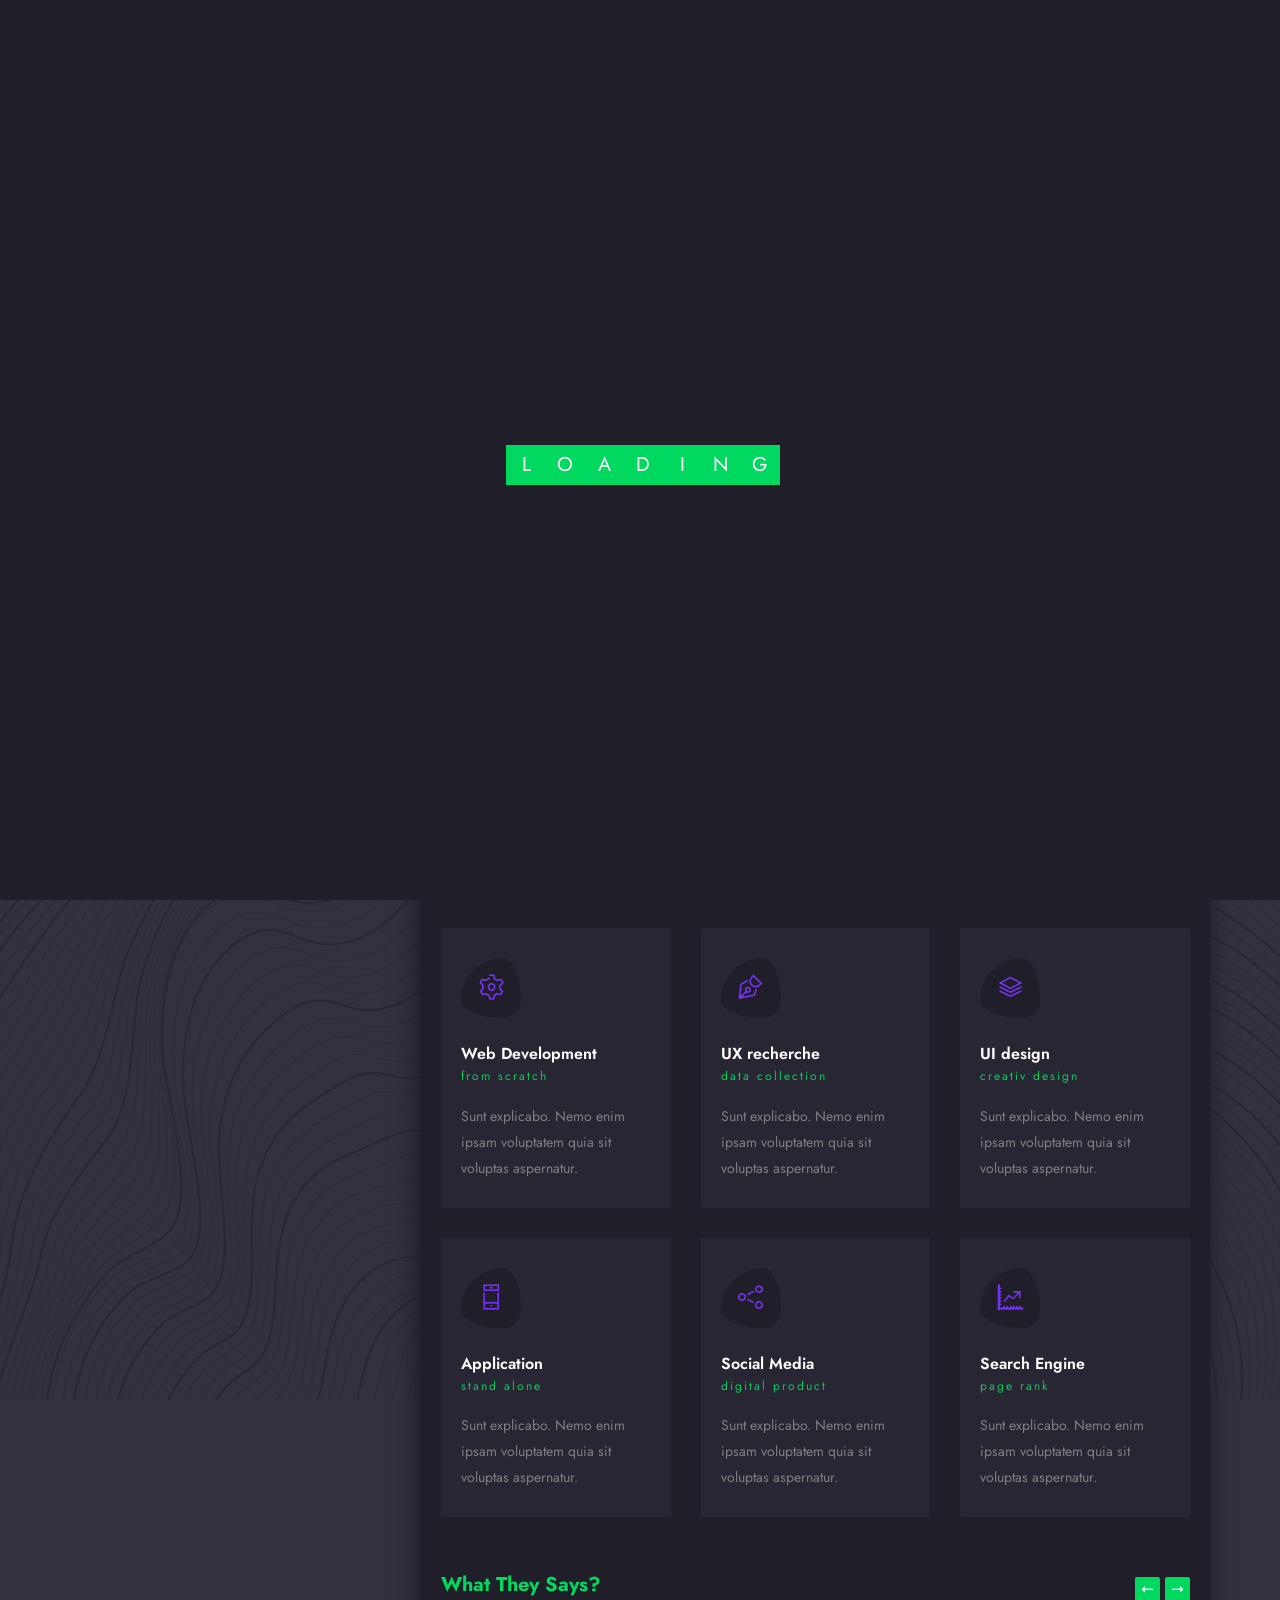
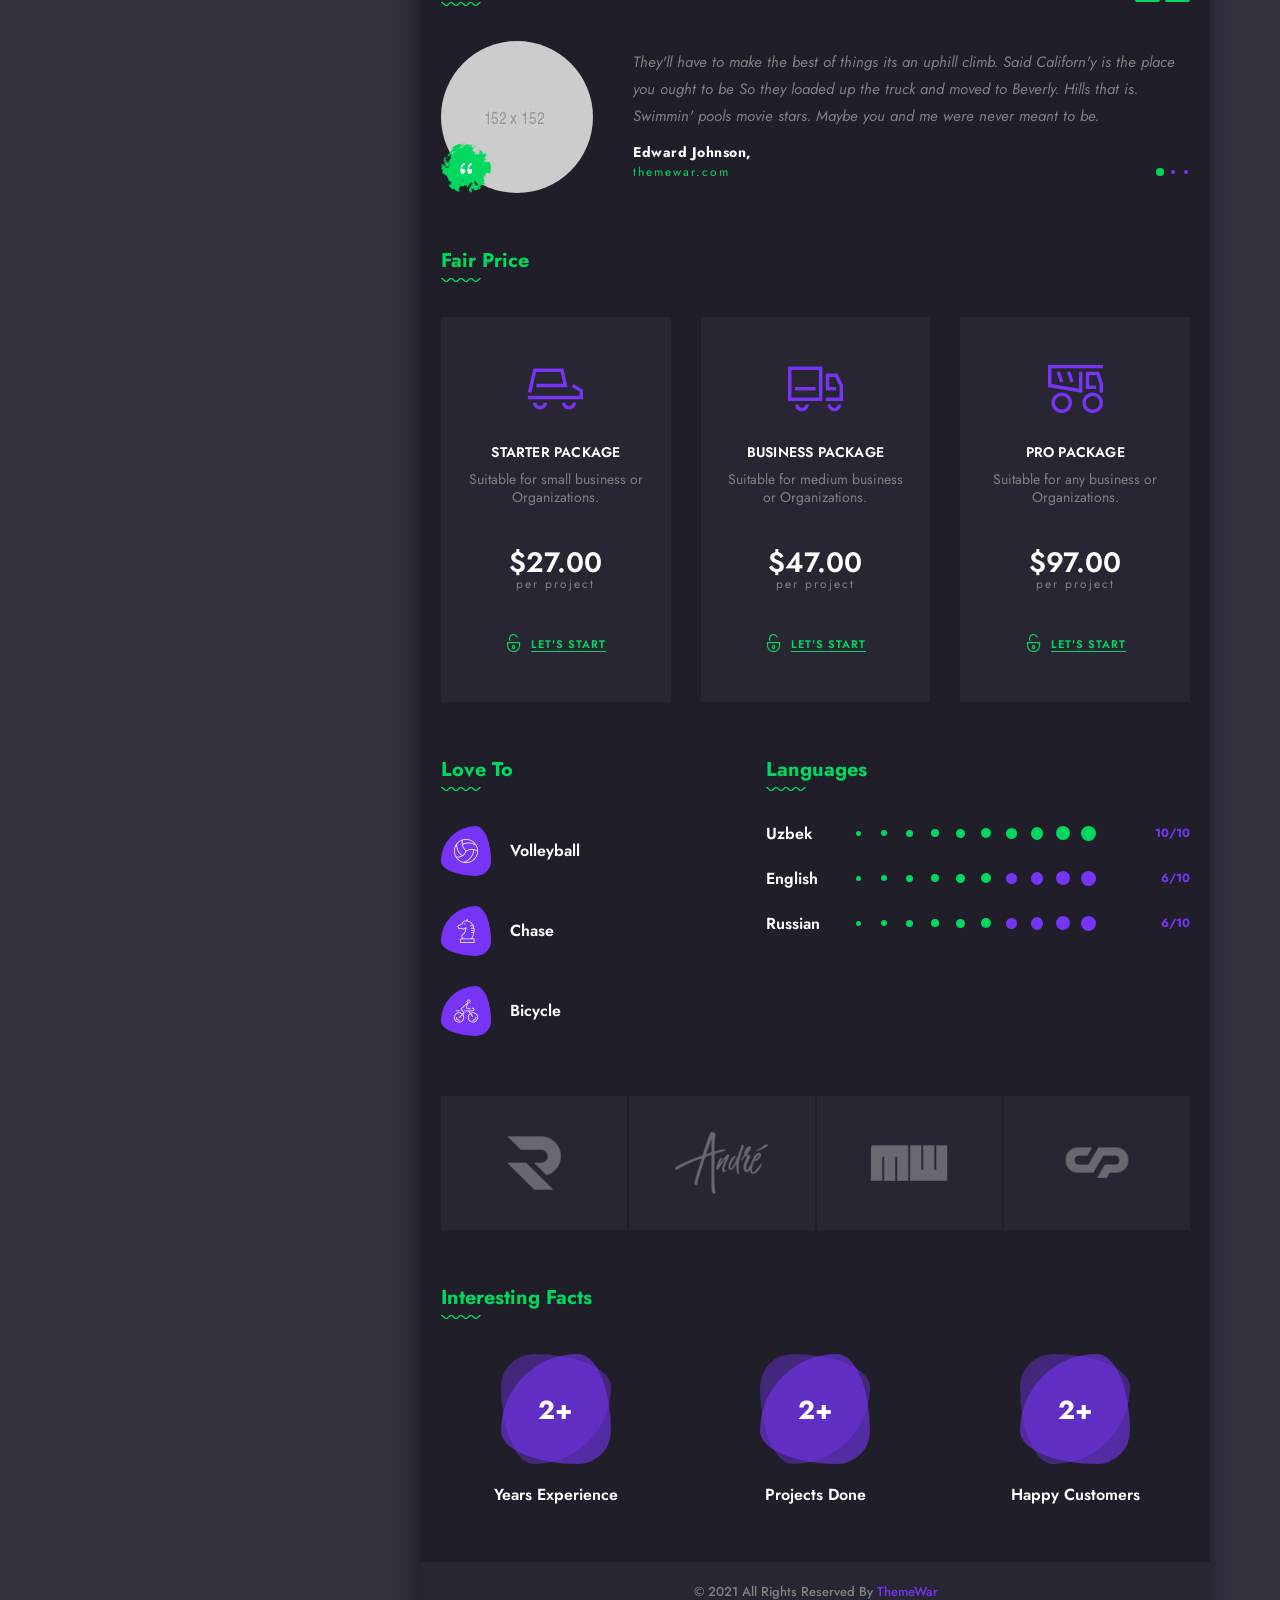
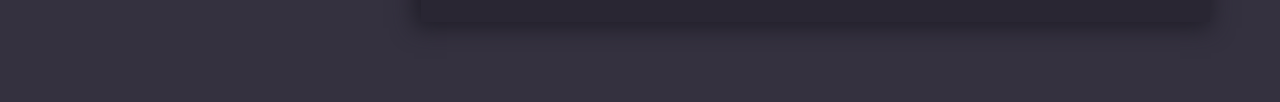
<file: index.html>
<!DOCTYPE html>
<html lang="en">
    <head>
        <title>umidch1k-dev</title>
        <meta charset="UTF-8">
        <meta name="viewport" content="width=device-width">

        <!-- Start Include All CSS -->
        <link rel="stylesheet" href="assets/css/bootstrap.css"/>
        <link rel="stylesheet" href="assets/css/animate.css"/>
        <link rel="stylesheet" href="assets/css/stroke-gap-icons.css"/>
        <link rel="stylesheet" href="assets/css/icofont.css"/>
        <link rel="stylesheet" href="assets/css/flaticon.css"/>
        <link rel="stylesheet" href="assets/css/Interest.css">
        <link rel="stylesheet" href="assets/css/owl.carousel.min.css">
        <link rel="stylesheet" href="assets/css/owl.theme.default.min.css">
        <link rel="stylesheet" href="assets/css/lightslider.css">
        <link rel="stylesheet" href="assets/css/jquery.mCustomScrollbar.css">
        
        <link rel="stylesheet" href="assets/css/preset.css"/>
        <link rel="stylesheet" href="assets/css/ignore_for_wp.css"/>
        <link rel="stylesheet" href="assets/css/theme.css"/>
        <link rel="stylesheet" href="assets/css/responsive.css"/>
        <link rel="stylesheet" href="assets/css/light.css"/>
        <!-- End Include All CSS -->

        <!-- Favicon Icon -->
        <link rel="icon"  type="image/png" href="assets/images/favicon.png">
        <!-- Favicon Icon -->
    </head>
    <body class="dark">
        
        <!-- Preloader Start -->
        <div class="preloader">
            <div class="preloader-inner">
                <div class="preloader-box">
                    <div class="letter">L</div>
                    <div class="letter">O</div>
                    <div class="letter">A</div>
                    <div class="letter">D</div>
                    <div class="letter">I</div>
                    <div class="letter">N</div>
                    <div class="letter">G</div>
                </div>
            </div>
        </div>
        <!-- Preloader End -->
        
        <div class="container">
            <div class="row">
                <div class="col-lg-4 profileColumn">
                    <div class="profileSidebar">
                        <div class="psHeader">
                            <svg preserveAspectRatio="none" viewBox="0 0 100 100">
                                <polygon points="0 20, 100 20, 0 100" opacity=".65"></polygon>
                            </svg>
                            <svg class="svg2" preserveAspectRatio="none" viewBox="0 0 100 120">
                                <polygon points="0 20, 100 20, 15 120" opacity=".8"></polygon>
                            </svg>
                            <div class="psContent">
                                <h3>G'aybullayev Umid</h3>
                                <span>Full-Stack Developer</span>
                            </div>
                        </div>
                        <div class="psPhoto">
                            <img src="assets/images/home_01/1.jpg" alt=""/>
                            <div class="psSocial">
                                <a href="https://facebook.com" target="_blank" class="fac"><i class="icofont-facebook"></i></a>
                                <a href="https://twitter.com" target="_blank" class="twi"><i class="icofont-twitter"></i></a>
                                <a href="https://dribbble.com/" target="_blank" class="dri"><i class="icofont-dribbble"></i></a>
                                <a href="https://www.instagram.com/" target="_blank" class="ins"><i class="icofont-instagram"></i></a>
                            </div>
                        </div>
                        <div class="psSkills">
                            <div class="pssBox" data-count="85">
                                <div class="pssbCount">85.</div>
                                <h5>Backend Development</h5>
                                <div class="pssbBars"><div class="pssbBar" style="width: 0%;"></div></div>
                            </div>
                            <div class="pssBox" data-count="92">
                                <div class="pssbCount">92.</div>
                                <h5>Frontend Development</h5>
                                <div class="pssbBars"><div class="pssbBar gr2" style="width: 0%;"></div></div>
                            </div>
                            <div class="pssBox" data-count="71">
                                <div class="pssbCount">71.</div>
                                <h5>Illustration</h5>
                                <div class="pssbBars"><div class="pssbBar gr3" style="width: 0%;"></div></div>
                            </div>
                        </div>
                        <div class="psFooter">
                            <a href="javascript:void(0);" class="btt_btn only_icon btt_reverse"><span><i class="icon icon-DownloadCloud"></i></span></a>
                            <a href="javascript:void(0);" class="btt_btn contact_me"><span><i class="icon icon-Bag"></i> Hire Me</span></a>
                        </div>
                    </div>
                </div>
                <div class="col-lg-8 contentColumn" id="tabContainer">
                    <header class="header clearfix">
                        <a href="javascript:void(0)" class="menu_btn"><i class="icofont-navigation-menu"></i>Menu</a>
                        <nav class="mainMenu">
                            <ul class="clearfix" id="mainTab">
                                <li class="active"><a href="#home"><i class="icon icon-House"></i><span>Home</span></a></li>
                                <li><a href="#resume"><i class="icon icon-User"></i><span>Resume</span></a></li>
                                <li><a href="#portfolio"><i class="icon icon-Bulb"></i><span>Portfolio</span></a></li>
                                <li><a href="#blog"><i class="icon icon-ClipboardText"></i><span>Blog</span></a></li>
                                <li><a href="#contact"><i class="icon icon-Imbox"></i><span>Contact</span></a></li>
                            </ul>
                        </nav>
                        <a href="#" class="sidebarToggler"><span><span></span><span></span><span></span></span></a>
                    </header>
                    <div class="sidebar">
                        <a href="javascript:void(0);" class="widget_closer"><i class="icofont-close-line"></i></a>
                        <div class="widget widget-search">
                            <h3 class="widget_title">Search</h3>
                            <form method="post" action="#" class="search_form">
                                <input type="text" name="s" placeholder="Enter Keword">
                                <button type="submit"><i class="icon icon-Search"></i></button>
                            </form>
                        </div>
                        <div class="widget widget-search">
                            <h3 class="widget_title">Categories</h3>
                            <ul>
                                <li><a href="blog.html">Web</a>(18)</li>
                                <li><a href="blog.html">Startup</a>(11)</li>
                                <li><a href="blog.html">Branding</a>(17)</li>
                                <li><a href="blog.html">UI UX</a>(23)</li>
                                <li><a href="blog.html">Agency</a>(19)</li>
                            </ul>
                        </div>
                        <div class="widget">
                            <h3 class="widget_title">
                                Recent Posts
                            </h3>
                            <div class="singleRecent">
                                <img src="assets/images/blog/7.jpg" alt="">
                                <span>01 Apr, 2021</span>
                                <a href="single_blog.html">
                                    Create your next web site with Unity.
                                </a>
                            </div>
                            <div class="singleRecent">
                                <img src="assets/images/blog/8.jpg" alt="">
                                <span>31 Mar, 2021</span>
                                <a href="single_blog.html">
                                    Truly unique hundreds of elements.
                                </a>
                            </div>
                            <div class="singleRecent">
                                <img src="assets/images/blog/9.jpg" alt="">
                                <span>26 Mar, 2021</span>
                                <a href="single_blog.html">
                                    Easily create unlimited amount of custom.
                                </a>
                            </div>
                        </div>
                        <div class="widget">
                            <h3 class="widget_title">Tags</h3>
                            <div class="tabclouds">
                                <a href="blog.html">Web Design</a>
                                <a href="blog.html">Development</a>
                                <a href="blog.html">CSS</a>
                                <a href="blog.html">Studio</a>
                                <a href="blog.html">Award</a>
                                <a href="blog.html">Mobile</a>
                                <a href="blog.html">IOS</a>
                                <a href="blog.html">IOS</a>
                                <a href="blog.html">UI / UX</a>
                                <a href="blog.html">Portfolio</a>
                            </div>
                        </div>
                    </div>
					<div class="sidebarOverlay"></div>
                    <div class="bodyContent" id="home">
                        <div class="pageCointainer">
                            <section class="comonSection aboutSection">
                                <div class="container-fluid">
                                    <div class="row">
                                        <div class="col-lg-12">
                                            <h2 class="sectionTitle">About Info</h2>
                                        </div>
                                    </div>
                                    <div class="row">
                                        <div class="col-lg-12">
                                            <div class="row">
                                                <div class="col-lg-6">
                                                    <div class="icon_box_01">
                                                        <i class="icon icon-User"></i>
                                                        <h3>My Name</h3>
                                                        <p>G'aybullayev Umid</p>
                                                    </div>
                                                </div>
                                                <div class="col-lg-6">
                                                    <div class="icon_box_01">
                                                        <i class="icon icon-Calculator"></i>
                                                        <h3>My Age</h3>
                                                        <p>19 Years</p>
                                                    </div>
                                                </div>
                                                <div class="col-lg-6">
                                                    <div class="icon_box_01">
                                                        <i class="icon icon-Mail"></i>
                                                        <h3>Email Address</h3>
                                                        <p>gaybullayevblog@gmail.com</p>
                                                    </div>
                                                </div>
                                                <div class="col-lg-6">
                                                    <div class="icon_box_01">
                                                        <i class="icon icon-Phone"></i>
                                                        <h3>Phone Number</h3>
                                                        <p>+998 91 251 85 05</p>
                                                    </div>
                                                </div>
                                                <div class="col-lg-6">
                                                    <div class="icon_box_01">
                                                        <i class="icon icon-Pointer"></i>
                                                        <h3>Address</h3>
                                                        <p><a href="https://www.google.com/maps/place/189+Lodge+Ave,+Dagenham+RM8+2HQ,+UK/@51.5438977,0.1111455,17z/data=!3m1!4b1!4m5!3m4!1s0x47d8a5c65f86bfd1:0x9f6ccecbee08b740!8m2!3d51.5438944!4d0.1133342" target="_blank">Click Here to View Map.</a></p>
                                                    </div>
                                                </div>
                                            </div>
                                        </div>
                                    </div>
                                    <div class="row mt30">
                                        <div class="col-lg-12">
                                            <h2 class="sectionTitle mb22">Short Bio</h2>
                                        </div>
                                    </div>
                                    <div class="row">
                                        <div class="col-lg-6">
                                            <div class="abContent">
                                                <p>
                                                    Lorem ipsum dolor sit amet, consectetur adipiscing elit, sed do eiusmod tempor incididunt ut labore et dolore magna aliqua. 
                                                    Quis ipsum suspendisse ultrices gravida risus commodo. Quis ipsum suspendisse ultrices gravida.
                                                </p>
                                                <p>
                                                    Lorem ipsum dolor sit amet, consectetur adipiscing elit, sed do eiusmod tempor incididunt 
                                                    <a href="#" class="fw_500">ut labore et dolore magna</a> aliqua. 
                                                </p>
                                            </div>
                                        </div>
                                        <div class="col-lg-6">
                                            <div class="abContent">
                                                <p class="mb27">
                                                    Lorem ipsum dolor sit amet, consectetur adipisicing elit, sed do eiusmod tempor incididunt ut labore et dolore magna aliqua.
                                                </p>
                                                <img class="signImg" src="assets/images/home_01/3.png" alt=""/>
                                            </div>
                                        </div>
                                    </div>
                                    <div class="row mt52">
                                        <div class="col-lg-12">
                                            <h2 class="sectionTitle">What I Do?</h2>
                                        </div>
                                    </div>
                                    <div class="row itemMb30">
                                        <div class="col-lg-4">
                                            <div class="icon_box_02">
                                                <div class="i_div">
                                                    <i class="icon icon-Settings"></i>
                                                </div>
                                                <h3><a href="javascript:void(0);">Web Development</a></h3>
                                                <h5>from scratch</h5>
                                                <p>
                                                    Sunt explicabo. Nemo enim ipsam voluptatem quia sit voluptas aspernatur.
                                                </p>
                                            </div>
                                        </div>
                                        <div class="col-lg-4">
                                            <div class="icon_box_02">
                                                <div class="i_div">
                                                    <i class="icon icon-Pen"></i>
                                                </div>
                                                <h3><a href="javascript:void(0);">UX recherche</a></h3>
                                                <h5>data collection</h5>
                                                <p>
                                                    Sunt explicabo. Nemo enim ipsam voluptatem quia sit voluptas aspernatur.
                                                </p>
                                            </div>
                                        </div>
                                        <div class="col-lg-4">
                                            <div class="icon_box_02">
                                                <div class="i_div">
                                                    <i class="icon icon-Layers"></i>
                                                </div>
                                                <h3><a href="javascript:void(0);">UI design</a></h3>
                                                <h5>creativ design</h5>
                                                <p>
                                                    Sunt explicabo. Nemo enim ipsam voluptatem quia sit voluptas aspernatur.
                                                </p>
                                            </div>
                                        </div>
                                        <div class="col-lg-4">
                                            <div class="icon_box_02">
                                                <div class="i_div">
                                                    <i class="icon icon-Phone"></i>
                                                </div>
                                                <h3><a href="javascript:void(0);">Application</a></h3>
                                                <h5>stand alone</h5>
                                                <p>
                                                    Sunt explicabo. Nemo enim ipsam voluptatem quia sit voluptas aspernatur.
                                                </p>
                                            </div>
                                        </div>
                                        <div class="col-lg-4">
                                            <div class="icon_box_02">
                                                <div class="i_div">
                                                    <i class="icon icon-Share"></i>
                                                </div>
                                                <h3><a href="javascript:void(0);">Social Media</a></h3>
                                                <h5>digital product</h5>
                                                <p>
                                                    Sunt explicabo. Nemo enim ipsam voluptatem quia sit voluptas aspernatur.
                                                </p>
                                            </div>
                                        </div>
                                        <div class="col-lg-4">
                                            <div class="icon_box_02">
                                                <div class="i_div">
                                                    <i class="icon icon-ChartUp"></i>
                                                </div>
                                                <h3><a href="javascript:void(0);">Search Engine</a></h3>
                                                <h5>page rank</h5>
                                                <p>
                                                    Sunt explicabo. Nemo enim ipsam voluptatem quia sit voluptas aspernatur.
                                                </p>
                                            </div>
                                        </div>
                                    </div>
                                    <div class="row mt30">
                                        <div class="col-lg-12">
                                            <h2 class="sectionTitle">What They Says?</h2>
                                        </div>
                                    </div>
                                    <div class="row">
                                        <div class="col-lg-12">
                                            <div class="testimonialSlider owl-carousel">
                                                <div class="singleTestimonial">
                                                    <div class="testiImg">
                                                        <img src="assets/images/author/1.jpg" alt="">
                                                        <span></span>
                                                    </div>
                                                    <div class="testicon">
                                                        <p>
                                                            They'll have to make the best of things its an uphill climb. Said Californ'y is the place you ought 
                                                            to be So they loaded up the truck and moved to Beverly. Hills that is. Swimmin' pools movie stars.
                                                            Maybe you and me were never meant to be.
                                                        </p>
                                                        <div class="tesAuthor"><h5>Edward Johnson,</h5> <h6>themewar.com</h6></div>
                                                    </div>
                                                </div>
                                                <div class="singleTestimonial">
                                                    <div class="testiImg">
                                                        <img src="assets/images/author/2.jpg" alt="">
                                                        <span></span>
                                                    </div>
                                                    <div class="testicon">
                                                        <p>
                                                            They'll have to make the best of things its an uphill climb. Said Californ'y is the place you ought 
                                                            to be So they loaded up the truck and moved to Beverly. Hills that is. Swimmin' pools movie stars.
                                                            Maybe you and me were never meant to be.
                                                        </p>
                                                        <div class="tesAuthor"><h5>Mosharof Khondoker,</h5> <h6>themewar.com</h6></div>
                                                    </div>
                                                </div>
                                                <div class="singleTestimonial">
                                                    <div class="testiImg">
                                                        <img src="assets/images/author/3.jpg" alt="">
                                                        <span></span>
                                                    </div>
                                                    <div class="testicon">
                                                        <p>
                                                            They'll have to make the best of things its an uphill climb. Said Californ'y is the place you ought 
                                                            to be So they loaded up the truck and moved to Beverly. Hills that is. Swimmin' pools movie stars.
                                                            Maybe you and me were never meant to be.
                                                        </p>
                                                        <div class="tesAuthor"><h5>Sara Ferdoush,</h5> <h6>themewar.com</h6></div>
                                                    </div>
                                                </div>
                                            </div>
                                        </div>
                                    </div>
                                    <div class="row mt60">
                                        <div class="col-lg-12">
                                            <h2 class="sectionTitle">Fair Price</h2>
                                        </div>
                                    </div>
                                    <div class="row">
                                        <div class="col-lg-4">
                                            <div class="pricingTable text-center">
                                                <i class="icon icon-Car"></i>
                                                <h5>Starter Package</h5>
                                                <p>
                                                    Suitable for small business or Organizations.
                                                </p>
                                                <h2>$27.00</h2>
                                                <h6>per project</h6>
                                                <a href="contact.html" class="btt_link"><i class="icon icon-OpenedLock"></i><span>Let's Start</span></a>
                                            </div>
                                        </div>
                                        <div class="col-lg-4">
                                            <div class="pricingTable text-center">
                                                <i class="icon icon-Truck"></i>
                                                <h5>Business Package</h5>
                                                <p>
                                                    Suitable for medium business or Organizations.
                                                </p>
                                                <h2>$47.00</h2>
                                                <h6>per project</h6>
                                                <a href="contact.html" class="btt_link"><i class="icon icon-OpenedLock"></i><span>Let's Start</span></a>
                                            </div>
                                        </div>
                                        <div class="col-lg-4">
                                            <div class="pricingTable text-center">
                                                <i class="icon icon-BigTruck"></i>
                                                <h5>Pro Package</h5>
                                                <p>
                                                    Suitable for any business or Organizations.
                                                </p>
                                                <h2>$97.00</h2>
                                                <h6>per project</h6>
                                                <a href="contact.html" class="btt_link"><i class="icon icon-OpenedLock"></i><span>Let's Start</span></a>
                                            </div>
                                        </div>
                                    </div>
                                    <div class="row mt60">
                                        <div class="col-lg-5">
                                            <h2 class="sectionTitle">Love To</h2>
                                            <div class="singleInt">
                                                <i class="interest-volleyball"></i>
                                                <h3>Volleyball</h3>
                                            </div>
                                            <div class="singleInt">
                                                <i class="interest-knight"></i>
                                                <h3>Chase</h3>
                                            </div>
                                            <div class="singleInt">
                                                <i class="interest-bicycle"></i>
                                                <h3>bicycle</h3>
                                            </div>
                                        </div>
                                        <div class="col-lg-7">
                                            <h2 class="sectionTitle">Languages</h2>
                                            <div class="languageDiv">
                                                <div class="ldInner profLevel10">
                                                    <h5>Uzbek</h5>
                                                    <span></span><span></span><span></span><span></span><span></span>
                                                    <span></span><span></span><span></span><span></span><span></span>
                                                    <i>10/10</i>
                                                </div>
                                                <div class="ldInner profLevel6">
                                                    <h5>English</h5>
                                                    <span></span><span></span><span></span><span></span><span></span>
                                                    <span></span><span></span><span></span><span></span><span></span>
                                                    <i>6/10</i>
                                                </div>
                                                <div class="ldInner profLevel6">
                                                    <h5>Russian</h5>
                                                    <span></span><span></span><span></span><span></span><span></span>
                                                    <span></span><span></span><span></span><span></span><span></span>
                                                    <i>6/10</i>
                                                </div>
                                            </div>
                                        </div>
                                    </div>
                                    <div class="row mt30">
                                        <div class="col-lg-12">
                                            <div class="clientSlider owl-carousel">
                                                <div class="sliderItem">
                                                    <a href="javascript:void(0);">
                                                        <img src="assets/images/client/8.png" alt="Client"/>
                                                    </a>
                                                </div>
                                                <div class="sliderItem">
                                                    <a href="javascript:void(0);">
                                                        <img src="assets/images/client/9.png" alt="Client"/>
                                                    </a>
                                                </div>
                                                <div class="sliderItem">
                                                    <a href="javascript:void(0);">
                                                        <img src="assets/images/client/10.png" alt="Client"/>
                                                    </a>
                                                </div>
                                                <div class="sliderItem">
                                                    <a href="javascript:void(0);">
                                                        <img src="assets/images/client/11.png" alt="Client"/>
                                                    </a>
                                                </div>
                                                <div class="sliderItem">
                                                    <a href="javascript:void(0);">
                                                        <img src="assets/images/client/12.png" alt="Client"/>
                                                    </a>
                                                </div>
                                                <div class="sliderItem">
                                                    <a href="javascript:void(0);">
                                                        <img src="assets/images/client/13.png" alt="Client"/>
                                                    </a>
                                                </div>
                                                <div class="sliderItem">
                                                    <a href="javascript:void(0);">
                                                        <img src="assets/images/client/14.png" alt="Client"/>
                                                    </a>
                                                </div>
                                                <div class="sliderItem">
                                                    <a href="javascript:void(0);">
                                                        <img src="assets/images/client/15.png" alt="Client"/>
                                                    </a>
                                                </div>
                                            </div>
                                        </div>
                                    </div>
                                    <div class="row mt60">
                                        <div class="col-lg-12">
                                            <h2 class="sectionTitle">Interesting Facts</h2>
                                        </div>
                                    </div>
                                    <div class="row mb30">
                                        <div class="col-lg-4">
                                            <div class="icon_box_03 text-center hasCounter" data-count="10">
                                                <div class="icon_div">
                                                    <i><span class="counter">2</span>+</i>
                                                </div>
                                                <h5>Years Experience</h5>
                                            </div>
                                        </div>
                                        <div class="col-lg-4">
                                            <div class="icon_box_03 text-center hasCounter" data-count="198">
                                                <div class="icon_div">
                                                    <i><span class="counter">2</span>+</i>
                                                </div>
                                                <h5>Projects Done</h5>
                                            </div>
                                        </div>
                                        <div class="col-lg-4">
                                            <div class="icon_box_03 text-center hasCounter" data-count="2">
                                                <div class="icon_div">
                                                    <i><span class="counter">2</span>+</i>
                                                </div>
                                                <h5>Happy Customers</h5>
                                            </div>
                                        </div>
                                    </div>
                                </div>
                            </section>
                            <footer class="footer">
                                <div class="container-fluid">
                                    <div class="row">
                                        <div class="col-lg-12 text-center">
                                            <div class="copyRight">&copy; 2021 All Rights Reserved By <a href="http://themewar.com" target="_blank">ThemeWar</a></div>
                                        </div>
                                    </div>
                                </div>
                            </footer>
                        </div>
                    </div>
                    <div class="bodyContent" id="resume">
                        <div class="pageCointainer">
                            <section class="comonSection resumeSection">
                                <div class="container-fluid">
                                    <div class="row">
                                        <div class="col-lg-6">
                                            <h2 class="sectionTitle">Education</h2>
                                            <div class="kr-accordion" id="edication_accordion">
                                                <div class="card">
                                                    <div class="card-header" id="ea_01">
                                                        <h2 class="mb-0">
                                                            <a class="" href="#" data-toggle="collapse" data-target="#ea_col_01" aria-expanded="true" aria-controls="ea_col_01">
                                                                <i class="icon icon-Medal"></i>
                                                                <span>Secondary School Certificate</span>
                                                            </a>
                                                        </h2>
                                                    </div>
                                                    <div id="ea_col_01" class="collapse show" aria-labelledby="ea_01" data-parent="#edication_accordion">
                                                        <div class="card-body">
                                                            <div class="ac_meta"><span>Passing Year: 2008</span><span>Grade: 3.92</span></div>
                                                            Anim pariatur cliche reprehenderit, enim eiusmod high life accusamus terry richardson ad squid. 3 wolf moon officia aute, non cupidatat skateboard dolor brunch. 
                                                        </div>
                                                    </div>
                                                </div>
                                                <div class="card">
                                                    <div class="card-header" id="ea_02">
                                                        <h2 class="mb-0">
                                                            <a class="collapsed" href="#" data-toggle="collapse" data-target="#ea_col_02" aria-expanded="false" aria-controls="ea_col_02">
                                                                <i class="icon icon-Medal"></i>
                                                                <span>Higher Secondary School Certificate</span>
                                                            </a>
                                                        </h2>
                                                    </div>
                                                    <div id="ea_col_02" class="collapse" aria-labelledby="ea_02" data-parent="#edication_accordion">
                                                        <div class="card-body">
                                                            <div class="ac_meta"><span>Passing Year: 2010</span><span>Grade: 3.85</span></div>
                                                            Anim pariatur cliche reprehenderit, enim eiusmod high life accusamus terry richardson ad squid. 3 wolf moon officia aute, non cupidatat skateboard dolor brunch. 
                                                        </div>
                                                    </div>
                                                </div>
                                                <div class="card">
                                                    <div class="card-header" id="ea_03">
                                                        <h2 class="mb-0">
                                                            <a class="collapsed" href="#" data-toggle="collapse" data-target="#ea_col_03" aria-expanded="false" aria-controls="ea_col_03">
                                                                <i class="icon icon-Medal"></i>
                                                                <span>Computer Science &amp; Engeneering</span>
                                                            </a>
                                                        </h2>
                                                    </div>
                                                    <div id="ea_col_03" class="collapse" aria-labelledby="ea_01" data-parent="#edication_accordion">
                                                        <div class="card-body">
                                                            <div class="ac_meta"><span>Passing Year: 2014</span><span>Grade: 3.79</span></div>
                                                            Anim pariatur cliche reprehenderit, enim eiusmod high life accusamus terry richardson ad squid. 3 wolf moon officia aute, non cupidatat skateboard dolor brunch. 
                                                        </div>
                                                    </div>
                                                </div>
                                                <div class="card">
                                                    <div class="card-header" id="ea_04">
                                                        <h2 class="mb-0">
                                                            <a class="collapsed" href="#" data-toggle="collapse" data-target="#ea_col_04" aria-expanded="false" aria-controls="ea_col_04">
                                                                <i class="icon icon-Medal"></i>
                                                                <span>Programming Course </span>
                                                            </a>
                                                        </h2>
                                                    </div>
                                                    <div id="ea_col_04" class="collapse" aria-labelledby="ea_01" data-parent="#edication_accordion">
                                                        <div class="card-body">
                                                            <div class="ac_meta"><span>Passing Year: 2015</span><span>Grade: 3.79</span></div>
                                                            Anim pariatur cliche reprehenderit, enim eiusmod high life accusamus terry richardson ad squid. 3 wolf moon officia aute, non cupidatat skateboard dolor brunch. 
                                                        </div>
                                                    </div>
                                                </div>
                                            </div>
                                        </div>
                                        <div class="col-lg-6">
                                            <h2 class="sectionTitle">Experience</h2>
                                            <div class="kr-accordion" id="exps_accordion">
                                                <div class="card">
                                                    <div class="card-header" id="ex_01">
                                                        <h2 class="mb-0">
                                                            <a class="" href="#" data-toggle="collapse" data-target="#ex_col_01" aria-expanded="true" aria-controls="ex_col_01">
                                                                <i class="icon icon-Cup"></i>
                                                                <span>ABC Software Ltd.</span>
                                                            </a>
                                                        </h2>
                                                    </div>
                                                    <div id="ex_col_01" class="collapse show" aria-labelledby="ex_01" data-parent="#exps_accordion">
                                                        <div class="card-body">
                                                            <div class="ac_meta"><span>Jan 2015 - Mar 2016</span><span>Jr. Developer</span></div>
                                                            Anim pariatur cliche reprehenderit, enim eiusmod high life accusamus terry richardson ad squid. 3 wolf moon officia aute, non cupidatat skateboard dolor brunch. 
                                                        </div>
                                                    </div>
                                                </div>
                                                <div class="card">
                                                    <div class="card-header" id="ex_02">
                                                        <h2 class="mb-0">
                                                            <a class="collapsed" href="#" data-toggle="collapse" data-target="#ex_col_02" aria-expanded="false" aria-controls="ex_col_02">
                                                                <i class="icon icon-Cup"></i>
                                                                <span>XYZ Company Ltd.</span>
                                                            </a>
                                                        </h2>
                                                    </div>
                                                    <div id="ex_col_02" class="collapse" aria-labelledby="ex_02" data-parent="#exps_accordion">
                                                        <div class="card-body">
                                                            <div class="ac_meta"><span>Mar 2016 - Apr 2017</span><span>Sr. Developer</span></div>
                                                            Anim pariatur cliche reprehenderit, enim eiusmod high life accusamus terry richardson ad squid. 3 wolf moon officia aute, non cupidatat skateboard dolor brunch. 
                                                        </div>
                                                    </div>
                                                </div>
                                                <div class="card">
                                                    <div class="card-header" id="ex_03">
                                                        <h2 class="mb-0">
                                                            <a class="collapsed" href="#" data-toggle="collapse" data-target="#ex_col_03" aria-expanded="false" aria-controls="ex_col_03">
                                                                <i class="icon icon-Cup"></i>
                                                                <span>LCC Softwar Ltd.</span>
                                                            </a>
                                                        </h2>
                                                    </div>
                                                    <div id="ex_col_03" class="collapse" aria-labelledby="ex_01" data-parent="#exps_accordion">
                                                        <div class="card-body">
                                                            <div class="ac_meta"><span>Jul 2017 - Nov 2018</span><span>Lead Developer</span></div>
                                                            Anim pariatur cliche reprehenderit, enim eiusmod high life accusamus terry richardson ad squid. 3 wolf moon officia aute, non cupidatat skateboard dolor brunch. 
                                                        </div>
                                                    </div>
                                                </div>
                                                <div class="card">
                                                    <div class="card-header" id="ex_04">
                                                        <h2 class="mb-0">
                                                            <a class="collapsed" href="#" data-toggle="collapse" data-target="#ex_col_04" aria-expanded="false" aria-controls="ex_col_04">
                                                                <i class="icon icon-Cup"></i>
                                                                <span>Envato Ltd.</span>
                                                            </a>
                                                        </h2>
                                                    </div>
                                                    <div id="ex_col_04" class="collapse" aria-labelledby="ex_04" data-parent="#exps_accordion">
                                                        <div class="card-body">
                                                            <div class="ac_meta"><span>Nov 2018 - Continue</span><span>Lead Developer</span></div>
                                                            Anim pariatur cliche reprehenderit, enim eiusmod high life accusamus terry richardson ad squid. 3 wolf moon officia aute, non cupidatat skateboard dolor brunch. 
                                                        </div>
                                                    </div>
                                                </div>
                                            </div>
                                        </div>
                                    </div>
                                </div>
                            </section>
                            <footer class="footer">
                                <div class="container-fluid">
                                    <div class="row">
                                        <div class="col-lg-12 text-center">
                                            <div class="copyRight">&copy; 2021 All Rights Reserved By <a href="http://themewar.com" target="_blank">ThemeWar</a></div>
                                        </div>
                                    </div>
                                </div>
                            </footer>
                        </div>
                    </div>
                    <div class="bodyContent" id="portfolio">
                        <div class="pageCointainer">
                            <section class="comonSection portfolioSection">
                                <div class="container-fluid">
                                    <div class="row">
                                        <div class="col-lg-12">
                                            <h2 class="sectionTitle">Latest Projects</h2>
                                        </div>
                                    </div>
                                    <div class="row">
                                        <div class="col-lg-12">
                                            <ul class="filterUL">
                                                <li class="active filter" data-filter="all">All</li>
                                                <li class="filter" data-filter="dev">Css</li>
                                                <li class="filter" data-filter="graphic">React</li>
                                                <li class="filter" data-filter="app">Telegram bot</li>
                                                <li class="filter" data-filter="illustrtopm">Django</li>
                                            </ul>
                                        </div>
                                    </div>
                                    <div class="row" id="Grid">
                                        <div class="col-lg-4 folio_effect mix graphic">
                                            <div class="folio_item">
                                                <a href="single_folio.html" class="folio_item_thumbs">
                                                    <div class="folio_stack">
                                                        <div class="folio_decoration"></div>
                                                        <div class="folio_decoration"></div>
                                                        <div class="folio_decoration"></div>
                                                        <div class="folio_decoration"></div>
                                                        <div class="folio_img_holder">
                                                            <img class="folio_img" src="assets/images/folio/1.jpg" alt="Image">
                                                        </div>
                                                    </div>
                                                </a>
                                                <div class="folio_content">
                                                    <h3 class="folio_title"><a href="single_folio.html">Artwork Design</a></h3>
                                                    <p class="folio_cat"><a href="portfolio.html">Graphic</a></p>
                                                </div>
                                            </div>
                                        </div>
                                        <div class="col-lg-4 folio_effect mix dev">
                                            <div class="folio_item">
                                                <a href="single_folio.html" class="folio_item_thumbs">
                                                    <div class="folio_stack">
                                                        <div class="folio_decoration"></div>
                                                        <div class="folio_decoration"></div>
                                                        <div class="folio_decoration"></div>
                                                        <div class="folio_decoration"></div>
                                                        <div class="folio_img_holder">
                                                            <img class="folio_img" src="assets/images/folio/2.jpg" alt="Image">
                                                        </div>
                                                    </div>
                                                </a>
                                                <div class="folio_content">
                                                    <h3 class="folio_title"><a href="single_folio.html">Web App</a></h3>
                                                    <p class="folio_cat"><a href="portfolio.html">Development</a></p>
                                                </div>
                                            </div>
                                        </div>
                                        <div class="col-lg-4 folio_effect mix illustrtopm">
                                            <div class="folio_item">
                                                <a href="single_folio.html" class="folio_item_thumbs">
                                                    <div class="folio_stack">
                                                        <div class="folio_decoration"></div>
                                                        <div class="folio_decoration"></div>
                                                        <div class="folio_decoration"></div>
                                                        <div class="folio_decoration"></div>
                                                        <div class="folio_img_holder">
                                                            <img class="folio_img" src="assets/images/folio/3.jpg" alt="Image">
                                                        </div>
                                                    </div>
                                                </a>
                                                <div class="folio_content">
                                                    <h3 class="folio_title"><a href="single_folio.html">Pencil Drawing</a></h3>
                                                    <p class="folio_cat"><a href="portfolio.html">Illustration</a></p>
                                                </div>
                                            </div>
                                        </div>
                                        <div class="col-lg-4 folio_effect mix app">
                                            <div class="folio_item">
                                                <a href="single_folio.html" class="folio_item_thumbs">
                                                    <div class="folio_stack">
                                                        <div class="folio_decoration"></div>
                                                        <div class="folio_decoration"></div>
                                                        <div class="folio_decoration"></div>
                                                        <div class="folio_decoration"></div>
                                                        <div class="folio_img_holder">
                                                            <img class="folio_img" src="assets/images/folio/4.jpg" alt="Image">
                                                        </div>
                                                    </div>
                                                </a>
                                                <div class="folio_content">
                                                    <h3 class="folio_title"><a href="single_folio.html">Graphic App</a></h3>
                                                    <p class="folio_cat"><a href="portfolio.html">App</a></p>
                                                </div>
                                            </div>
                                        </div>
                                        <div class="col-lg-4 folio_effect mix graphic">
                                            <div class="folio_item">
                                                <a href="single_folio.html" class="folio_item_thumbs">
                                                    <div class="folio_stack">
                                                        <div class="folio_decoration"></div>
                                                        <div class="folio_decoration"></div>
                                                        <div class="folio_decoration"></div>
                                                        <div class="folio_decoration"></div>
                                                        <div class="folio_img_holder">
                                                            <img class="folio_img" src="assets/images/folio/5.jpg" alt="Image">
                                                        </div>
                                                    </div>
                                                </a>
                                                <div class="folio_content">
                                                    <h3 class="folio_title"><a href="single_folio.html">Awesome Illustration</a></h3>
                                                    <p class="folio_cat"><a href="portfolio.html">UI/UX</a></p>
                                                </div>
                                            </div>
                                        </div>
                                        <div class="col-lg-4 folio_effect mix dev">
                                            <div class="folio_item">
                                                <a href="single_folio.html" class="folio_item_thumbs">
                                                    <div class="folio_stack">
                                                        <div class="folio_decoration"></div>
                                                        <div class="folio_decoration"></div>
                                                        <div class="folio_decoration"></div>
                                                        <div class="folio_decoration"></div>
                                                        <div class="folio_img_holder">
                                                            <img class="folio_img" src="assets/images/folio/6.jpg" alt="Image">
                                                        </div>
                                                    </div>
                                                </a>
                                                <div class="folio_content">
                                                    <h3 class="folio_title"><a href="single_folio.html">Frontend Development</a></h3>
                                                    <p class="folio_cat"><a href="portfolio.html">Development</a></p>
                                                </div>
                                            </div>
                                        </div>
                                    </div>
                                    <div class="row loadMoreRow mb22">
                                        <div class="col-lg-12 loadMoreCol text-center mt23">
                                            <a href="#" data-count="1" class="btt_btn bttb_dark loadMoreItem"><span><i class="icon icon-Restart"></i> Load More</span></a>
                                        </div>
                                    </div>
                                </div>
                            </section>
                            <footer class="footer">
                                <div class="container-fluid">
                                    <div class="row">
                                        <div class="col-lg-12 text-center">
                                            <div class="copyRight">&copy; 2021 All Rights Reserved By <a href="http://themewar.com" target="_blank">ThemeWar</a></div>
                                        </div>
                                    </div>
                                </div>
                            </footer>
                        </div>
                    </div>
                    <div class="bodyContent" id="blog">
                        <div class="pageCointainer">
                            <section class="comonSection blogSecion">
                                <div class="container-fluid">
                                    <div class="row">
                                        <div class="col-lg-12">
                                            <h2 class="sectionTitle">Latest Posts</h2>
                                        </div>
                                    </div>
                                    <div class="row">
                                        <div class="col-lg-6">
                                            <div class="blogItem text-left">
                                                <div class="biThumb">
                                                    <img src="assets/images/blog/1.jpg" alt=""/>
                                                    <div class="biMeta">
                                                        <a href="blog.html">Bellamy</a><a href="blog.html">02 Apr, 2021</a>
                                                    </div>
                                                </div>
                                                <div class="biDetails">
                                                    <h3><a href="single_blog.html">10 Tell-Tale Signs You Need to Get New Technology</a></h3>
                                                    <p>
                                                        Morbi ullamcorper vel nunc quis venenatis. Ut auctor dapibus dignissim. Sed tincidunt non odio id dignissim donec.
                                                    </p>
                                                    <a href="single_blog.html" class="btt_link"><span>Read More</span></a>
                                                    <span class="blogCount">01</span>
                                                </div>
                                            </div>
                                        </div>
                                        <div class="col-lg-6">
                                            <div class="blogItem text-left">
                                                <div class="biThumb">
                                                    <img src="assets/images/blog/2.jpg" alt=""/>
                                                    <div class="biMeta">
                                                        <a href="blog.html">Bellamy</a><a href="blog.html">02 Apr, 2021</a>
                                                    </div>
                                                </div>
                                                <div class="biDetails">
                                                    <h3><a href="single_blog.html">A Technology Success Story You'll Never Believe</a></h3>
                                                    <p>
                                                        Morbi ullamcorper vel nunc quis venenatis. Ut auctor dapibus dignissim. Sed tincidunt non odio id dignissim donec.
                                                    </p>
                                                    <a href="single_blog.html" class="btt_link"><span>Read More</span></a>
                                                    <span class="blogCount">02</span>
                                                </div>
                                            </div>
                                        </div>
                                        <div class="col-lg-6">
                                            <div class="blogItem text-left">
                                                <div class="biThumb">
                                                    <img src="assets/images/blog/3.jpg" alt=""/>
                                                    <div class="biMeta">
                                                        <a href="blog.html">Bellamy</a><a href="blog.html">02 Apr, 2021</a>
                                                    </div>
                                                </div>
                                                <div class="biDetails">
                                                    <h3><a href="single_blog.html">The Worst Videos of All Time About Technology</a></h3>
                                                    <p>
                                                        Morbi ullamcorper vel nunc quis venenatis. Ut auctor dapibus dignissim. Sed tincidunt non odio id dignissim donec.
                                                    </p>
                                                    <a href="single_blog.html" class="btt_link"><span>Read More</span></a>
                                                    <span class="blogCount">03</span>
                                                </div>
                                            </div>
                                        </div>
                                        <div class="col-lg-6">
                                            <div class="blogItem text-left">
                                                <div class="biThumb">
                                                    <img src="assets/images/blog/4.jpg" alt=""/>
                                                    <div class="biMeta">
                                                        <a href="blog.html">Bellamy</a><a href="blog.html">02 Apr, 2021</a>
                                                    </div>
                                                </div>
                                                <div class="biDetails">
                                                    <h3><a href="single_blog.html">20 Resources That'll Make You Better at Technology</a></h3>
                                                    <p>
                                                        Morbi ullamcorper vel nunc quis venenatis. Ut auctor dapibus dignissim. Sed tincidunt non odio id dignissim donec.
                                                    </p>
                                                    <a href="single_blog.html" class="btt_link"><span>Read More</span></a>
                                                    <span class="blogCount">04</span>
                                                </div>
                                            </div>
                                        </div>
                                    </div>
                                    <div class="row mt30 mb30">
                                        <div class="col-lg-12">
                                            <div class="btt_pagination">
                                                <a href="blog.html"><i class="icon icon-Arrow rotateHorizonaly"></i></a>
                                                <span class="current">01</span>
                                                <a href="blog.html">02</a>
                                                <a href="blog.html">03</a>
                                                <span class="blanks">...</span>
                                                <a href="blog.html">10</a>
                                                <a href="blog.html"><i class="icon icon-Arrow"></i></a>
                                            </div>
                                        </div>
                                    </div>
                                </div>
                            </section>
                            <footer class="footer">
                                <div class="container-fluid">
                                    <div class="row">
                                        <div class="col-lg-12 text-center">
                                            <div class="copyRight">&copy; 2021 All Rights Reserved By <a href="http://themewar.com" target="_blank">ThemeWar</a></div>
                                        </div>
                                    </div>
                                </div>
                            </footer>
                        </div>
                    </div>
                    <div class="bodyContent" id="contact">
                        <div class="pageCointainer">
                            <section class="comonSection mapSection mb30">
                                <div class="map" id="map"></div>
                            </section>
                            <section class="comonSection contactSection">
                                <div class="container-fluid">
                                    <div class="row">
                                        <div class="col-lg-12">
                                            <h2 class="sectionTitle">Contact Me</h2>
                                        </div>
                                    </div>
                                    <div class="row mb30">
                                        <div class="col-lg-8">
                                            <div class="contact_form">
                                                <form method="post" action="#" id="contactForm">
                                                    <div class="row">
                                                        <div class="col-lg-6">
                                                            <input type="text" class="required" name="full_name" placeholder="Full Name *"/>
                                                        </div>
                                                        <div class="col-lg-6">
                                                            <input type="text" class="required" name="email" placeholder="Email *"/>
                                                        </div>
                                                        <div class="col-lg-6">
                                                            <input type="text" name="phone" placeholder="Phone"/>
                                                        </div>
                                                        <div class="col-lg-6">
                                                            <input type="text" class="required" name="sjubject" placeholder="Subject *"/>
                                                        </div>
                                                        <div class="col-lg-12">
                                                            <textarea name="message" class="required" placeholder="Message *"></textarea>
                                                        </div>
                                                        <div class="col-lg-12">
                                                            <button type="submit" class="btt_btn"><span><i class="icon icon-Mail"></i>Send Message</span></button>
                                                        </div>
                                                    </div>
                                                </form>
                                            </div>
                                        </div>
                                        <div class="col-lg-4">
                                            <div class="icon_box_01">
                                                <i class="icon icon-Mail"></i>
                                                <h3>Email Address</h3>
                                                <p>k.melissa@caroll.me</p>
                                            </div>
                                            <div class="icon_box_01">
                                                <i class="icon icon-Phone"></i>
                                                <h3>Phone Number</h3>
                                                <p>1.800.987.6987</p>
                                            </div>
                                            <div class="icon_box_01 addrBox">
                                                <i class="icon icon-Pointer"></i>
                                                <h3>Address</h3>
                                                <p>
                                                    189 Lodge Avenue,
                                                    Dagenham, RM8 2HQ,
                                                    United Kingdom
                                                </p>
                                            </div>
                                        </div>
                                    </div>
                                </div>
                            </section>
                            <footer class="footer">
                                <div class="container-fluid">
                                    <div class="row">
                                        <div class="col-lg-12 text-center">
                                            <div class="copyRight">&copy; 2021 All Rights Reserved By <a href="http://themewar.com" target="_blank">ThemeWar</a></div>
                                        </div>
                                    </div>
                                </div>
                            </footer>
                        </div>
                    </div>
                </div>
            </div>
        </div>
        
        <!-- Bact To Top -->
        <a href="javascript:void(0);" id="backtotop"><i class="icofont-bubble-up"></i></a>
        <!-- Bact To Top -->

        <!-- Start Include All JS -->
        <script src="assets/js/jquery.js"></script>
        <script src="assets/js/bootstrap.min.js"></script>
        <script src="assets/js/jquery.appear.js"></script>
        <script src="assets/js/owl.carousel.min.js"></script>
        <script src="assets/js/mixer.js"></script>
        <script src="assets/js/lightslider.min.js"></script>
        <script src="https://maps.google.com/maps/api/js?key=AIzaSyBJtPMZ_LWZKuHTLq5o08KSncQufIhPU3o"></script>
        <script src="assets/js/gmaps.js"></script>
        <script src="assets/js/anime.min.js"></script>
        <script src="assets/js/folio.js"></script>
        <script src="assets/js/jquery.mCustomScrollbar.concat.min.js"></script>
        
        <script src="assets/js/jquery.easytabs.min.js"></script>
        <script src="assets/js/theme.js"></script>
        <!-- End Include All JS -->
    </body>
</html>
</file>
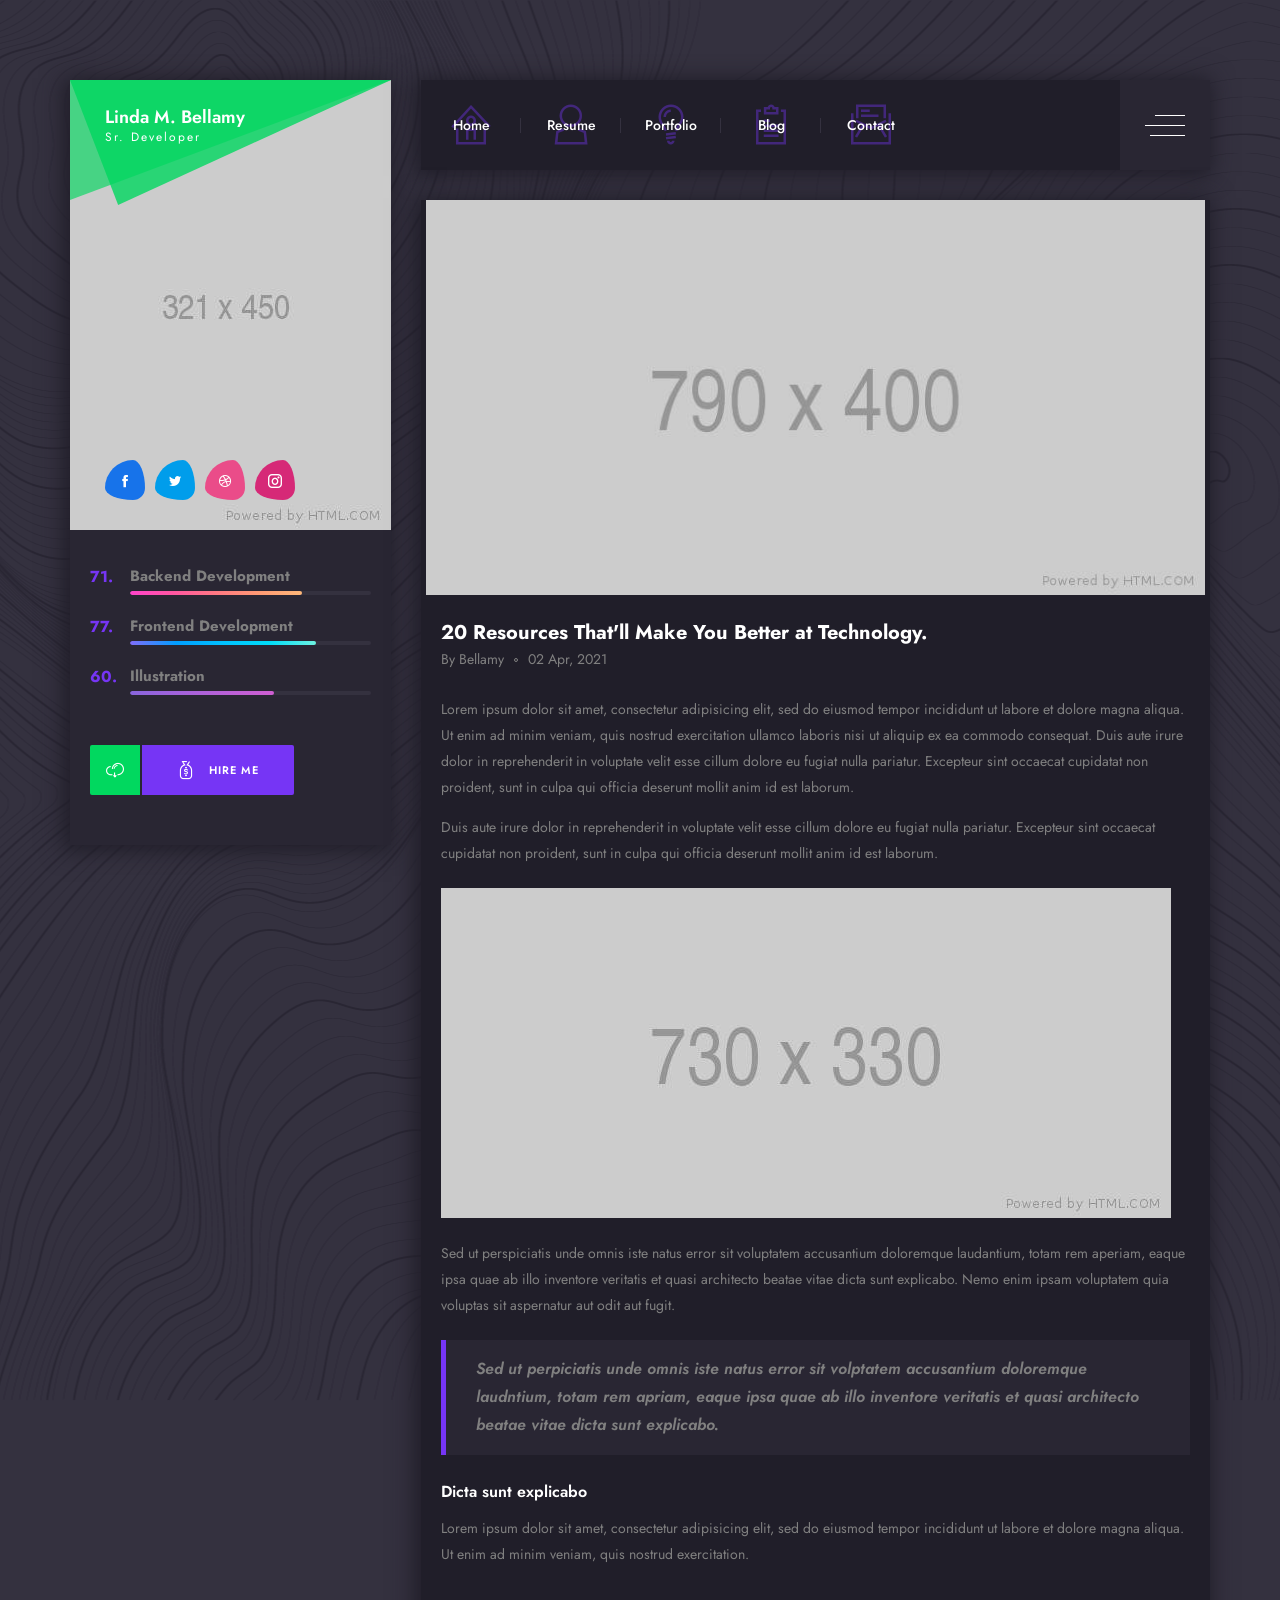
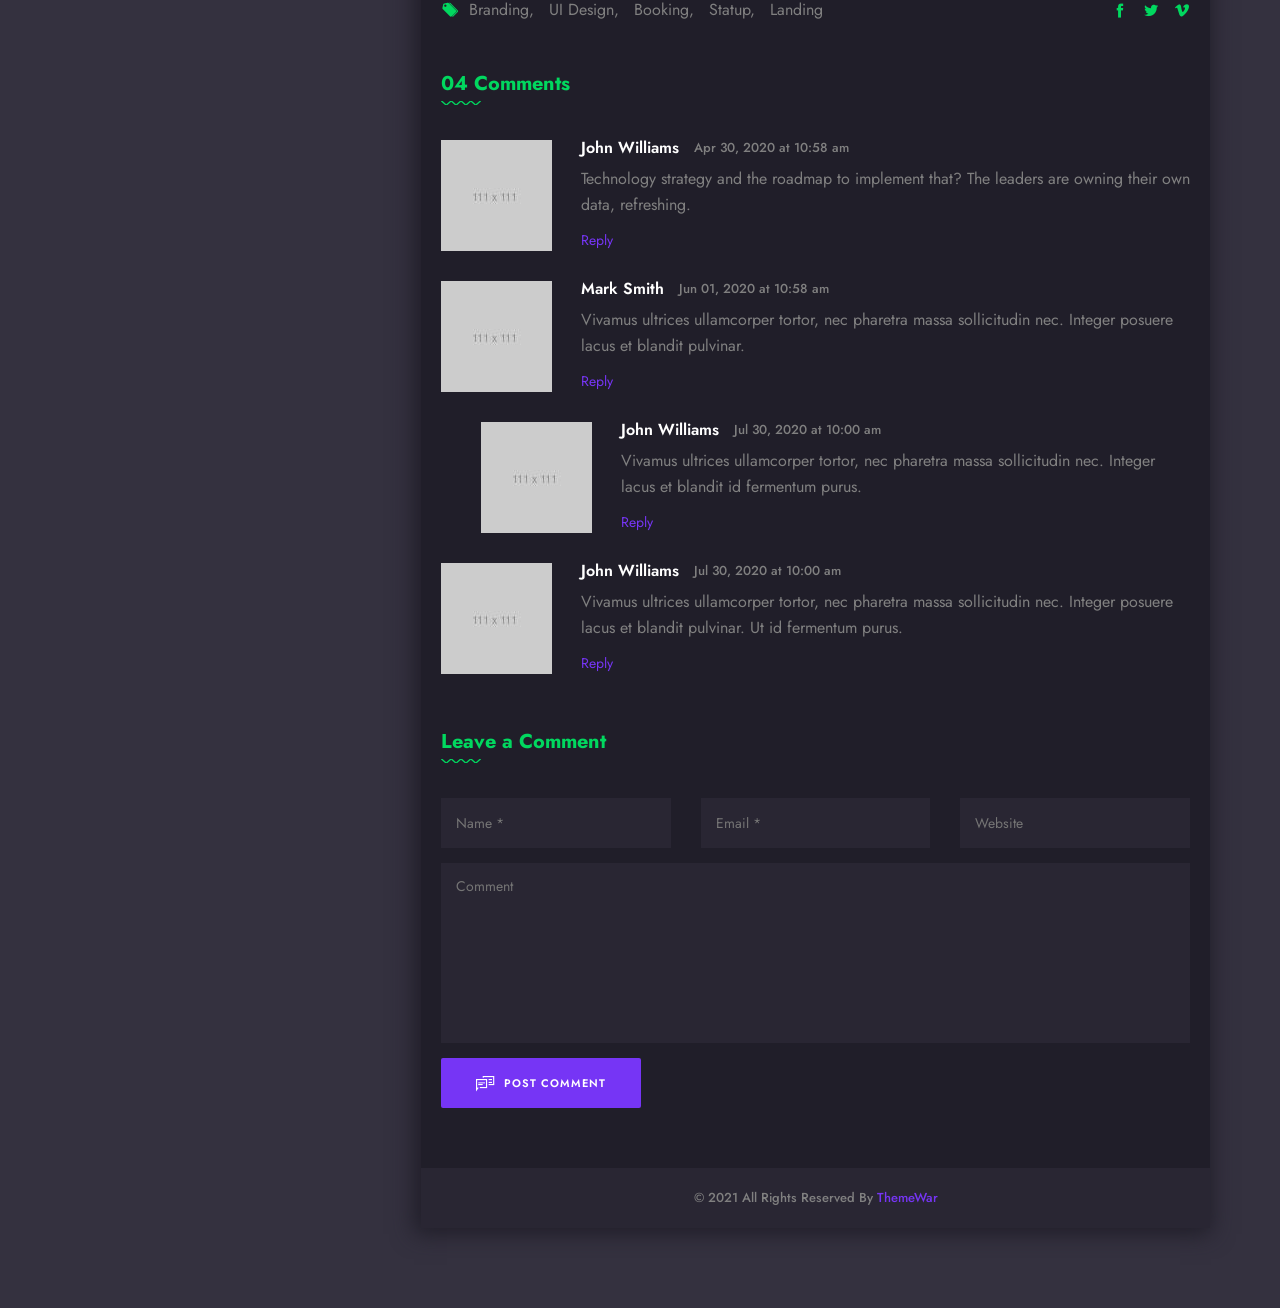
<file: single_blog.html>
<!DOCTYPE html>
<html lang="en">
    <head>
        <title>Bittanto - Creative Resume HTML5 Responsive Template</title>
        <meta charset="UTF-8">
        <meta name="viewport" content="width=device-width">

        <!-- Start Include All CSS -->
        <link rel="stylesheet" href="assets/css/bootstrap.css"/>
        <link rel="stylesheet" href="assets/css/animate.css"/>
        <link rel="stylesheet" href="assets/css/stroke-gap-icons.css"/>
        <link rel="stylesheet" href="assets/css/icofont.css"/>
        <link rel="stylesheet" href="assets/css/flaticon.css"/>
        <link rel="stylesheet" href="assets/css/Interest.css">
        <link rel="stylesheet" href="assets/css/owl.carousel.min.css">
        <link rel="stylesheet" href="assets/css/owl.theme.default.min.css">
        <link rel="stylesheet" href="assets/css/lightslider.css">
        <link rel="stylesheet" href="assets/css/jquery.mCustomScrollbar.css">
        
        <link rel="stylesheet" href="assets/css/preset.css"/>
        <link rel="stylesheet" href="assets/css/ignore_for_wp.css"/>
        <link rel="stylesheet" href="assets/css/theme.css"/>
        <link rel="stylesheet" href="assets/css/responsive.css"/>
        <link rel="stylesheet" href="assets/css/light.css"/>
        <!-- End Include All CSS -->

        <!-- Favicon Icon -->
        <link rel="icon"  type="image/png" href="assets/images/favicon.png">
        <!-- Favicon Icon -->
    </head>
    <body class="innerPage dark">
        
        <!-- Preloader Start -->
        <div class="preloader">
            <div class="preloader-inner">
                <div class="preloader-box">
                    <div class="letter">L</div>
                    <div class="letter">O</div>
                    <div class="letter">A</div>
                    <div class="letter">D</div>
                    <div class="letter">I</div>
                    <div class="letter">N</div>
                    <div class="letter">G</div>
                </div>
            </div>
        </div>
        <!-- Preloader End -->
        
        <div class="container">
            <div class="row">
                <div class="col-lg-4 profileColumn">
                    <div class="profileSidebar">
                        <div class="psHeader">
                            <svg preserveAspectRatio="none" viewBox="0 0 100 100">
                                <polygon points="0 20, 100 20, 0 100" opacity=".65"></polygon>
                            </svg>
                            <svg class="svg2" preserveAspectRatio="none" viewBox="0 0 100 120">
                                <polygon points="0 20, 100 20, 15 120" opacity=".8"></polygon>
                            </svg>
                            <div class="psContent">
                                <h3>Linda M. Bellamy</h3>
                                <span>Sr. Developer</span>
                            </div>
                        </div>
                        <div class="psPhoto">
                            <img src="assets/images/home_01/1.jpg" alt=""/>
                            <div class="psSocial">
                                <a href="https://facebook.com" target="_blank" class="fac"><i class="icofont-facebook"></i></a>
                                <a href="https://twitter.com" target="_blank" class="twi"><i class="icofont-twitter"></i></a>
                                <a href="https://dribbble.com/" target="_blank" class="dri"><i class="icofont-dribbble"></i></a>
                                <a href="https://www.instagram.com/" target="_blank" class="ins"><i class="icofont-instagram"></i></a>
                            </div>
                        </div>
                        <div class="psSkills">
                            <div class="pssBox" data-count="85">
                                <div class="pssbCount">85.</div>
                                <h5>Backend Development</h5>
                                <div class="pssbBars"><div class="pssbBar" style="width: 0%;"></div></div>
                            </div>
                            <div class="pssBox" data-count="92">
                                <div class="pssbCount">92.</div>
                                <h5>Frontend Development</h5>
                                <div class="pssbBars"><div class="pssbBar gr2" style="width: 0%;"></div></div>
                            </div>
                            <div class="pssBox" data-count="71">
                                <div class="pssbCount">71.</div>
                                <h5>Illustration</h5>
                                <div class="pssbBars"><div class="pssbBar gr3" style="width: 0%;"></div></div>
                            </div>
                        </div>
                        <div class="psFooter">
                            <a href="javascript:void(0);" class="btt_btn only_icon btt_reverse"><span><i class="icon icon-DownloadCloud"></i></span></a>
                            <a href="index.html#contact" class="btt_btn"><span><i class="icon icon-Bag"></i> Hire Me</span></a>
                        </div>
                    </div>
                </div>
                <div class="col-lg-8 contentColumn" id="tabContainer">
                    <header class="header clearfix">
                        <a href="javascript:void(0)" class="menu_btn"><i class="icofont-navigation-menu"></i>Menu</a>
                        <nav class="mainMenu">
                            <ul class="clearfix" id="mainTab">
                                <li><a href="index.html#home"><i class="icon icon-House"></i><span>Home</span></a></li>
                                <li><a href="index.html#resume"><i class="icon icon-User"></i><span>Resume</span></a></li>
                                <li><a href="index.html#portfolio"><i class="icon icon-Bulb"></i><span>Portfolio</span></a></li>
                                <li><a href="index.html#blog"><i class="icon icon-ClipboardText"></i><span>Blog</span></a></li>
                                <li><a href="index.html#contact"><i class="icon icon-Imbox"></i><span>Contact</span></a></li>
                            </ul>
                        </nav>
                        <a href="#" class="sidebarToggler"><span><span></span><span></span><span></span></span></a>
                    </header>
                    <div class="sidebar">
                        <a href="javascript:void(0);" class="widget_closer"><i class="icofont-close-line"></i></a>
                        <div class="widget widget-search">
                            <h3 class="widget_title">Search</h3>
                            <form method="post" action="#" class="search_form">
                                <input type="text" name="s" placeholder="Enter Keword">
                                <button type="submit"><i class="icon icon-Search"></i></button>
                            </form>
                        </div>
                        <div class="widget widget-search">
                            <h3 class="widget_title">Categories</h3>
                            <ul>
                                <li><a href="blog.html">Web</a>(18)</li>
                                <li><a href="blog.html">Startup</a>(11)</li>
                                <li><a href="blog.html">Branding</a>(17)</li>
                                <li><a href="blog.html">UI UX</a>(23)</li>
                                <li><a href="blog.html">Agency</a>(19)</li>
                            </ul>
                        </div>
                        <div class="widget">
                            <h3 class="widget_title">
                                Recent Posts
                            </h3>
                            <div class="singleRecent">
                                <img src="assets/images/blog/7.jpg" alt="">
                                <span>01 Apr, 2021</span>
                                <a href="single_blog.html">
                                    Create your next web site with Unity.
                                </a>
                            </div>
                            <div class="singleRecent">
                                <img src="assets/images/blog/8.jpg" alt="">
                                <span>31 Mar, 2021</span>
                                <a href="single_blog.html">
                                    Truly unique hundreds of elements.
                                </a>
                            </div>
                            <div class="singleRecent">
                                <img src="assets/images/blog/9.jpg" alt="">
                                <span>26 Mar, 2021</span>
                                <a href="single_blog.html">
                                    Easily create unlimited amount of custom.
                                </a>
                            </div>
                        </div>
                        <div class="widget">
                            <h3 class="widget_title">Tags</h3>
                            <div class="tabclouds">
                                <a href="blog.html">Web Design</a>
                                <a href="blog.html">Development</a>
                                <a href="blog.html">CSS</a>
                                <a href="blog.html">Studio</a>
                                <a href="blog.html">Award</a>
                                <a href="blog.html">Mobile</a>
                                <a href="blog.html">IOS</a>
                                <a href="blog.html">IOS</a>
                                <a href="blog.html">UI / UX</a>
                                <a href="blog.html">Portfolio</a>
                            </div>
                        </div>
                    </div>
                    <div class="sidebarOverlay"></div>
                    <div class="bodyContent">
                        <div class="pageCointainer">
                            <section class="comonSection thumbSection">
                                <div class="blogThumb">
                                    <img src="assets/images/blog/5.jpg" alt=""/>
                                </div>
                            </section>
                            <section class="comonSection blogContentSection">
                                <div class="container-fluid">
                                    <div class="row">
                                        <div class="col-lg-12">
                                            <h3 class="blogTitle">20 Resources That'll Make You Better at Technology.</h3>
                                            <div class="blogMeta">
                                                <span>By <a href="blog.html">Bellamy</a></span>
                                                <span><a href="blog.html">02 Apr, 2021</a></span>
                                            </div>
                                            <div class="pageContent">
                                                <p class="mb14">
                                                    Lorem ipsum dolor sit amet, consectetur adipisicing elit, sed do eiusmod tempor incididunt ut labore et dolore magna 
                                                    aliqua. Ut enim ad minim veniam, quis nostrud exercitation ullamco laboris nisi ut aliquip ex ea commodo 
                                                    consequat. Duis aute irure dolor in reprehenderit in voluptate velit esse cillum dolore eu fugiat nulla 
                                                    pariatur. Excepteur sint occaecat cupidatat non proident, sunt in culpa qui officia deserunt mollit anim id 
                                                    est laborum.
                                                </p>
                                                <p class="mb22">
                                                    Duis aute irure dolor in reprehenderit in voluptate velit esse cillum dolore eu fugiat nulla 
                                                    pariatur. Excepteur sint occaecat cupidatat non proident, sunt in culpa qui officia deserunt mollit anim id 
                                                    est laborum.
                                                </p>
                                                <img src="assets/images/blog/6.jpg" alt="" class="pcImg"/>
                                                <p class="mb22">
                                                    Sed ut perspiciatis unde omnis iste natus error sit voluptatem accusantium doloremque laudantium, totam rem aperiam, 
                                                    eaque ipsa quae ab illo inventore veritatis et quasi architecto beatae vitae dicta sunt explicabo. Nemo enim 
                                                    ipsam voluptatem quia voluptas sit aspernatur aut odit aut fugit.
                                                </p>
                                                <blockquote class="mb26">
                                                    <p>
                                                        Sed ut perpiciatis unde omnis iste natus error sit volptatem accusantium doloremque laudntium, totam rem apriam, eaque ipsa quae 
                                                        ab illo inventore veritatis et quasi architecto beatae vitae dicta sunt explicabo.
                                                    </p>
                                                </blockquote>
                                                <h3 class="mb26">Dicta sunt explicabo</h3>
                                                <p>
                                                    Lorem ipsum dolor sit amet, consectetur adipisicing elit, sed do eiusmod tempor incididunt ut labore et dolore magna 
                                                    aliqua. Ut enim ad minim veniam, quis nostrud exercitation.
                                                </p>
                                            </div>
                                        </div>
                                    </div>
                                    <div class="row mt25">
                                        <div class="col-lg-8">
                                            <div class="sicmr_tag clearfix">
                                                <i class="icofont-tags"></i>
                                                <a href="blog.html">Branding,</a><a href="blog.html">UI Design,</a><a href="blog.html">Booking,</a><a href="blog.html">Statup,</a><a href="blog.html">Landing</a>
                                            </div>
                                        </div>
                                        <div class="col-lg-4">
                                            <div class="sicmr_social">
                                                <a href="https://facebook.com/" target="_blank"><i class="icofont-facebook"></i></a>
                                                <a href="https://twitter.com/" target="_blank"><i class="icofont-twitter"></i></a>
                                                <a href="https://vimeo.com/" target="_blank"><i class="icofont-vimeo"></i></a>
                                            </div>
                                        </div>
                                    </div>
                                    <div class="row">
                                        <div class="col-lg-12">
                                            <div class="commentArea">
                                                <h2 class="sectionTitle mt52">04 Comments</h2>
                                                <ol class="comment_list">
                                                    <li>
                                                        <div class="single-comment">
                                                            <img src="assets/images/author/4.jpg" alt="">
                                                            <div class="authorDetails">
                                                                <h5>John Williams</h5>
                                                                <span>Apr 30, 2020 at 10:58 am</span>
                                                            </div>
                                                            <div class="comment">
                                                                Technology strategy and the roadmap to implement that? The leaders are owning their own data, refreshing.
                                                            </div>
                                                            <a class="comment-reply-link" href="javascript:void(0);">Reply</a>
                                                        </div>
                                                    </li>
                                                    <li>
                                                        <div class="single-comment">
                                                            <img src="assets/images/author/5.jpg" alt="">
                                                            <div class="authorDetails">
                                                                <h5>Mark Smith</h5>
                                                                <span>Jun 01, 2020 at 10:58 am</span>
                                                            </div>
                                                            <div class="comment">
                                                                Vivamus ultrices ullamcorper tortor, nec pharetra massa sollicitudin nec. 
                                                                Integer posuere lacus et blandit pulvinar.
                                                            </div>
                                                            <a class="comment-reply-link" href="javascript:void(0);">Reply</a>
                                                        </div>
                                                        <ul class="children">
                                                            <li>
                                                                <div class="single-comment">
                                                                    <img src="assets/images/author/4.jpg" alt="">
                                                                    <div class="authorDetails">
                                                                        <h5>John Williams</h5>
                                                                        <span>Jul 30, 2020 at 10:00 am</span>
                                                                    </div>
                                                                    <div class="comment">
                                                                        Vivamus ultrices ullamcorper tortor, nec pharetra massa sollicitudin nec. 
                                                                        Integer lacus et blandit  id fermentum purus. 
                                                                    </div>
                                                                    <a class="comment-reply-link" href="javascript:void(0);">Reply</a>
                                                                </div>
                                                            </li>
                                                        </ul>
                                                    </li>
                                                    <li>
                                                        <div class="single-comment">
                                                            <img src="assets/images/author/6.jpg" alt="">
                                                            <div class="authorDetails">
                                                                <h5>John Williams</h5>
                                                                <span>Jul 30, 2020 at 10:00 am</span>
                                                            </div>
                                                            <div class="comment">
                                                                Vivamus ultrices ullamcorper tortor, nec pharetra massa sollicitudin nec. 
                                                                Integer posuere lacus et blandit pulvinar. Ut id fermentum purus. 
                                                            </div>
                                                            <a class="comment-reply-link" href="javascript:void(0);">Reply</a>
                                                        </div>
                                                    </li>
                                                </ol>
                                                <h2 class="sectionTitle mt30">Leave a Comment</h2>
                                                <div class="comentForm mb30">
                                                    <form method="post" action="javascript:void(0);" class="comForms">
                                                        <div class="row">
                                                            <div class="col-lg-4 col-md-12">
                                                                <input type="text" name="name" class="com_inputa" placeholder="Name *">
                                                            </div>
                                                            <div class="col-lg-4 col-md-12">
                                                                <input type="text" name="name" class="com_inputa" placeholder="Email *">
                                                            </div>
                                                            <div class="col-lg-4 col-md-12">
                                                                <input type="text" name="name" class="com_inputa" placeholder="Website">
                                                            </div>
                                                            <div class="col-lg-12 col-md-12">
                                                                <textarea class="com_textarea" name="com_textarea" placeholder="Comment"></textarea>
                                                            </div>
                                                            <div class="col-lg-12 col-md-12">
                                                                <button type="submit" class="btt_btn"><span><i class="icon icon-MessageRight"></i>Post Comment</span></button>
                                                            </div>
                                                        </div>
                                                    </form>
                                                </div>
                                            </div>
                                        </div>
                                    </div>
                                </div>
                            </section>
                            <footer class="footer">
                                <div class="container-fluid">
                                    <div class="row">
                                        <div class="col-lg-12 text-center">
                                            <div class="copyRight">&copy; 2021 All Rights Reserved By <a href="http://themewar.com" target="_blank">ThemeWar</a></div>
                                        </div>
                                    </div>
                                </div>
                            </footer>
                        </div>
                    </div>
                </div>
            </div>
        </div>
        
        <!-- Bact To Top -->
        <a href="javascript:void(0);" id="backtotop"><i class="icofont-bubble-up"></i></a>
        <!-- Bact To Top -->

        <!-- Start Include All JS -->
        <script src="assets/js/jquery.js"></script>
        <script src="assets/js/bootstrap.min.js"></script>
        <script src="assets/js/jquery.appear.js"></script>
        <script src="assets/js/owl.carousel.min.js"></script>
        <script src="assets/js/mixer.js"></script>
        <script src="assets/js/lightslider.min.js"></script>
        <script src="https://maps.google.com/maps/api/js?key=AIzaSyBJtPMZ_LWZKuHTLq5o08KSncQufIhPU3o"></script>
        <script src="assets/js/gmaps.js"></script>
        <script src="assets/js/anime.min.js"></script>
        <script src="assets/js/folio.js"></script>
        <script src="assets/js/jquery.mCustomScrollbar.concat.min.js"></script>
        
        <script src="assets/js/jquery.easytabs.min.js"></script>
        <script src="assets/js/theme.js"></script>
        <!-- End Include All JS -->
    </body>
</html>
</file>
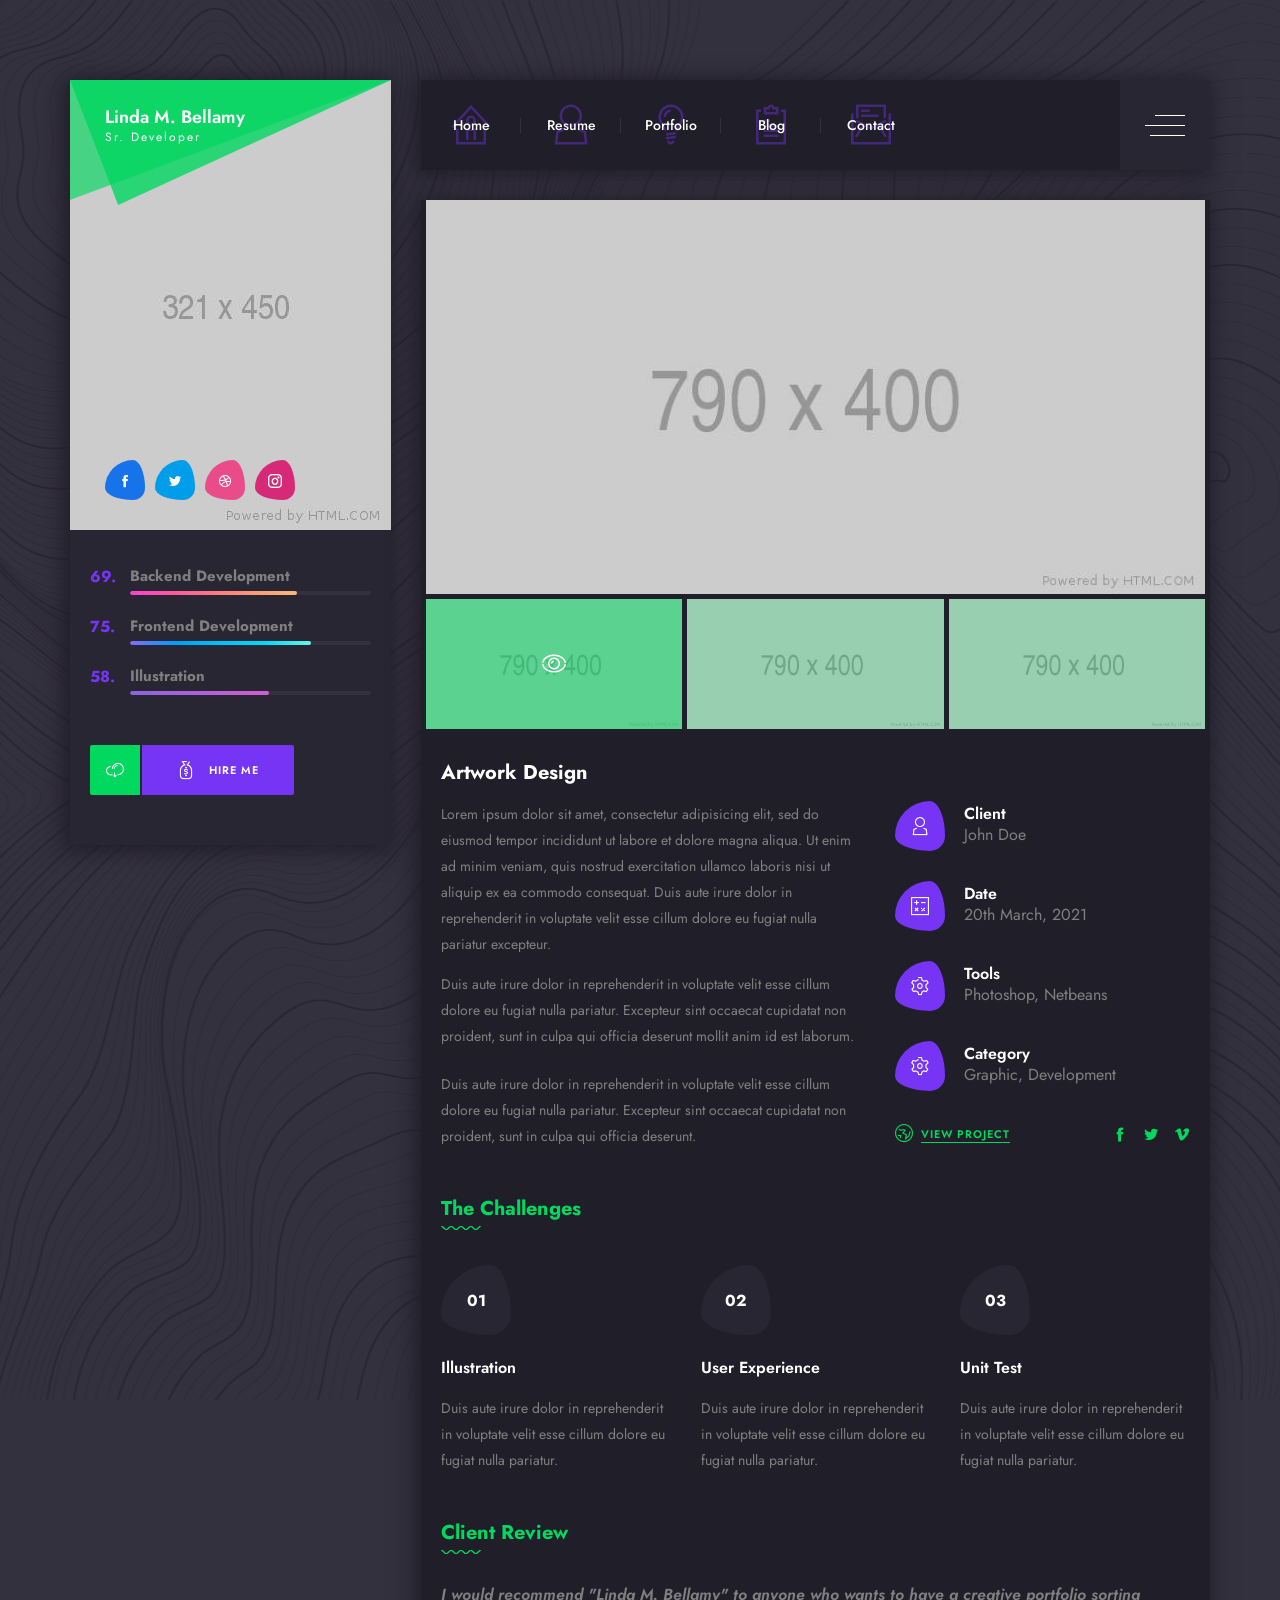
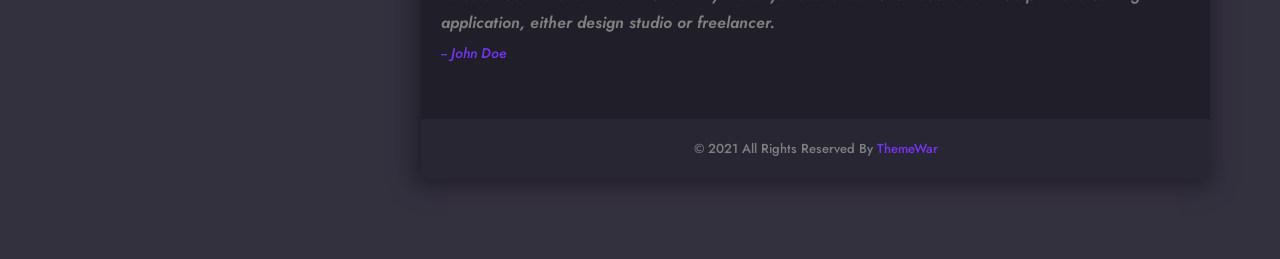
<file: single_folio.html>
<!DOCTYPE html>
<html lang="en">
    <head>
        <title>Bittanto - Creative Resume HTML5 Responsive Template</title>
        <meta charset="UTF-8">
        <meta name="viewport" content="width=device-width">

        <!-- Start Include All CSS -->
        <link rel="stylesheet" href="assets/css/bootstrap.css"/>
        <link rel="stylesheet" href="assets/css/animate.css"/>
        <link rel="stylesheet" href="assets/css/stroke-gap-icons.css"/>
        <link rel="stylesheet" href="assets/css/icofont.css"/>
        <link rel="stylesheet" href="assets/css/flaticon.css"/>
        <link rel="stylesheet" href="assets/css/Interest.css">
        <link rel="stylesheet" href="assets/css/owl.carousel.min.css">
        <link rel="stylesheet" href="assets/css/owl.theme.default.min.css">
        <link rel="stylesheet" href="assets/css/lightslider.css">
        <link rel="stylesheet" href="assets/css/jquery.mCustomScrollbar.css">
        
        <link rel="stylesheet" href="assets/css/preset.css"/>
        <link rel="stylesheet" href="assets/css/ignore_for_wp.css"/>
        <link rel="stylesheet" href="assets/css/theme.css"/>
        <link rel="stylesheet" href="assets/css/responsive.css"/>
        <link rel="stylesheet" href="assets/css/light.css"/>
        <!-- End Include All CSS -->

        <!-- Favicon Icon -->
        <link rel="icon"  type="image/png" href="assets/images/favicon.png">
        <!-- Favicon Icon -->
    </head>
    <body class="innerPage dark">
        
        <!-- Preloader Start -->
        <div class="preloader">
            <div class="preloader-inner">
                <div class="preloader-box">
                    <div class="letter">L</div>
                    <div class="letter">O</div>
                    <div class="letter">A</div>
                    <div class="letter">D</div>
                    <div class="letter">I</div>
                    <div class="letter">N</div>
                    <div class="letter">G</div>
                </div>
            </div>
        </div>
        <!-- Preloader End -->
        
        <div class="container">
            <div class="row">
                <div class="col-lg-4 profileColumn">
                    <div class="profileSidebar">
                        <div class="psHeader">
                            <svg preserveAspectRatio="none" viewBox="0 0 100 100">
                                <polygon points="0 20, 100 20, 0 100" opacity=".65"></polygon>
                            </svg>
                            <svg class="svg2" preserveAspectRatio="none" viewBox="0 0 100 120">
                                <polygon points="0 20, 100 20, 15 120" opacity=".8"></polygon>
                            </svg>
                            <div class="psContent">
                                <h3>Linda M. Bellamy</h3>
                                <span>Sr. Developer</span>
                            </div>
                        </div>
                        <div class="psPhoto">
                            <img src="assets/images/home_01/1.jpg" alt=""/>
                            <div class="psSocial">
                                <a href="https://facebook.com" target="_blank" class="fac"><i class="icofont-facebook"></i></a>
                                <a href="https://twitter.com" target="_blank" class="twi"><i class="icofont-twitter"></i></a>
                                <a href="https://dribbble.com/" target="_blank" class="dri"><i class="icofont-dribbble"></i></a>
                                <a href="https://www.instagram.com/" target="_blank" class="ins"><i class="icofont-instagram"></i></a>
                            </div>
                        </div>
                        <div class="psSkills">
                            <div class="pssBox" data-count="85">
                                <div class="pssbCount">85.</div>
                                <h5>Backend Development</h5>
                                <div class="pssbBars"><div class="pssbBar" style="width: 0%;"></div></div>
                            </div>
                            <div class="pssBox" data-count="92">
                                <div class="pssbCount">92.</div>
                                <h5>Frontend Development</h5>
                                <div class="pssbBars"><div class="pssbBar gr2" style="width: 0%;"></div></div>
                            </div>
                            <div class="pssBox" data-count="71">
                                <div class="pssbCount">71.</div>
                                <h5>Illustration</h5>
                                <div class="pssbBars"><div class="pssbBar gr3" style="width: 0%;"></div></div>
                            </div>
                        </div>
                        <div class="psFooter">
                            <a href="javascript:void(0);" class="btt_btn only_icon btt_reverse"><span><i class="icon icon-DownloadCloud"></i></span></a>
                            <a href="index.html#contact" class="btt_btn"><span><i class="icon icon-Bag"></i> Hire Me</span></a>
                        </div>
                    </div>
                </div>
                <div class="col-lg-8 contentColumn" id="tabContainer">
                    <header class="header clearfix">
                        <a href="javascript:void(0)" class="menu_btn"><i class="icofont-navigation-menu"></i>Menu</a>
                        <nav class="mainMenu">
                            <ul class="clearfix" id="mainTab">
                                <li><a href="index.html#home"><i class="icon icon-House"></i><span>Home</span></a></li>
                                <li><a href="index.html#resume"><i class="icon icon-User"></i><span>Resume</span></a></li>
                                <li><a href="index.html#portfolio"><i class="icon icon-Bulb"></i><span>Portfolio</span></a></li>
                                <li><a href="index.html#blog"><i class="icon icon-ClipboardText"></i><span>Blog</span></a></li>
                                <li><a href="index.html#contact"><i class="icon icon-Imbox"></i><span>Contact</span></a></li>
                            </ul>
                        </nav>
                        <a href="#" class="sidebarToggler"><span><span></span><span></span><span></span></span></a>
                    </header>
                    <div class="sidebar">
                        <a href="javascript:void(0);" class="widget_closer"><i class="icofont-close-line"></i></a>
                        <div class="widget widget-search">
                            <h3 class="widget_title">Search</h3>
                            <form method="post" action="#" class="search_form">
                                <input type="text" name="s" placeholder="Enter Keword">
                                <button type="submit"><i class="icon icon-Search"></i></button>
                            </form>
                        </div>
                        <div class="widget widget-search">
                            <h3 class="widget_title">Categories</h3>
                            <ul>
                                <li><a href="blog.html">Web</a>(18)</li>
                                <li><a href="blog.html">Startup</a>(11)</li>
                                <li><a href="blog.html">Branding</a>(17)</li>
                                <li><a href="blog.html">UI UX</a>(23)</li>
                                <li><a href="blog.html">Agency</a>(19)</li>
                            </ul>
                        </div>
                        <div class="widget">
                            <h3 class="widget_title">
                                Recent Posts
                            </h3>
                            <div class="singleRecent">
                                <img src="assets/images/blog/7.jpg" alt="">
                                <span>01 Apr, 2021</span>
                                <a href="single_blog.html">
                                    Create your next web site with Unity.
                                </a>
                            </div>
                            <div class="singleRecent">
                                <img src="assets/images/blog/8.jpg" alt="">
                                <span>31 Mar, 2021</span>
                                <a href="single_blog.html">
                                    Truly unique hundreds of elements.
                                </a>
                            </div>
                            <div class="singleRecent">
                                <img src="assets/images/blog/9.jpg" alt="">
                                <span>26 Mar, 2021</span>
                                <a href="single_blog.html">
                                    Easily create unlimited amount of custom.
                                </a>
                            </div>
                        </div>
                        <div class="widget">
                            <h3 class="widget_title">Tags</h3>
                            <div class="tabclouds">
                                <a href="blog.html">Web Design</a>
                                <a href="blog.html">Development</a>
                                <a href="blog.html">CSS</a>
                                <a href="blog.html">Studio</a>
                                <a href="blog.html">Award</a>
                                <a href="blog.html">Mobile</a>
                                <a href="blog.html">IOS</a>
                                <a href="blog.html">IOS</a>
                                <a href="blog.html">UI / UX</a>
                                <a href="blog.html">Portfolio</a>
                            </div>
                        </div>
                    </div>
                    <div class="sidebarOverlay"></div>
                    <div class="bodyContent">
                        <div class="pageCointainer">
                            <section class="comonSection thumbSection">
                                <ul id="folioGallery">
                                    <li data-thumb="assets/images/folio/13.jpg" data-src="assets/images/folio/13.jpg">
                                        <div class="folioThumb">
                                            <img src="assets/images/folio/13.jpg" alt=""/>
                                        </div>
                                    </li>
                                    <li data-thumb="assets/images/folio/14.jpg" data-src="assets/images/folio/14.jpg">
                                        <div class="folioThumb">
                                            <img src="assets/images/folio/14.jpg" alt=""/>
                                        </div>
                                    </li>
                                    <li data-thumb="assets/images/folio/15.jpg" data-src="assets/images/folio/15.jpg">
                                        <div class="folioThumb">
                                            <img src="assets/images/folio/15.jpg" alt=""/>
                                        </div>
                                    </li>
                                </ul>
                            </section>
                            <section class="comonSection folioContentSection">
                                <div class="container-fluid">
                                    <div class="row">
                                        <div class="col-lg-12">
                                            <h3 class="folioTitle">Artwork Design</h3>
                                            <div class="row">
                                                <div class="col-lg-7">
                                                    <div class="pageContent">
                                                        <p class="mb14">
                                                            Lorem ipsum dolor sit amet, consectetur adipisicing elit, sed do eiusmod tempor incididunt ut labore et dolore magna 
                                                            aliqua. Ut enim ad minim veniam, quis nostrud exercitation ullamco laboris nisi ut aliquip ex ea commodo 
                                                            consequat. Duis aute irure dolor in reprehenderit in voluptate velit esse cillum dolore eu fugiat nulla 
                                                            pariatur excepteur.
                                                        </p>
                                                        <p class="mb22">
                                                            Duis aute irure dolor in reprehenderit in voluptate velit esse cillum dolore eu fugiat nulla 
                                                            pariatur. Excepteur sint occaecat cupidatat non proident, sunt in culpa qui officia deserunt mollit anim id 
                                                            est laborum.
                                                        </p>
                                                        <p>
                                                            Duis aute irure dolor in reprehenderit in voluptate velit esse cillum dolore eu fugiat nulla 
                                                            pariatur. Excepteur sint occaecat cupidatat non proident, sunt in culpa qui officia deserunt.
                                                        </p>
                                                    </div>
                                                </div>
                                                <div class="col-lg-5 folioMeta">
                                                    <div class="icon_box_01">
                                                        <i class="icon icon-User"></i>
                                                        <h3>Client</h3>
                                                        <p>John Doe</p>
                                                    </div>
                                                    <div class="icon_box_01">
                                                        <i class="icon icon-Calculator"></i>
                                                        <h3>Date</h3>
                                                        <p>20th March, 2021</p>
                                                    </div>
                                                    <div class="icon_box_01">
                                                        <i class="icon icon-Settings"></i>
                                                        <h3>Tools</h3>
                                                        <p>Photoshop, Netbeans</p>
                                                    </div>
                                                    <div class="icon_box_01">
                                                        <i class="icon icon-Settings"></i>
                                                        <h3>Category</h3>
                                                        <p><a href="portfolio.html">Graphic</a>, <a href="portfolio.html">Development</a></p>
                                                    </div>
                                                    <div class="fmfooter">
                                                        <a href="javascript:void(0);" class="btt_link"><i class="icon icon-WorldWide"></i><span>View Project</span></a>
                                                        <div class="sicmr_social">
                                                            <a href="https://facebook.com/" target="_blank"><i class="icofont-facebook"></i></a>
                                                            <a href="https://twitter.com/" target="_blank"><i class="icofont-twitter"></i></a>
                                                            <a href="https://vimeo.com/" target="_blank"><i class="icofont-vimeo"></i></a>
                                                        </div>
                                                    </div>
                                                </div>
                                            </div>
                                        </div>
                                    </div>
                                    <div class="row mt52">
                                        <div class="col-lg-12">
                                            <h2 class="sectionTitle">The Challenges</h2>
                                        </div>
                                    </div>
                                    <div class="row">
                                        <div class="col-lg-4">
                                            <div class="icon_box_4">
                                                <i>01</i>
                                                <h3>Illustration</h3>
                                                <p>
                                                    Duis aute irure dolor in reprehenderit in voluptate velit esse cillum dolore eu fugiat nulla pariatur.
                                                </p>
                                            </div>
                                        </div>
                                        <div class="col-lg-4">
                                            <div class="icon_box_4">
                                                <i>02</i>
                                                <h3>User Experience</h3>
                                                <p>
                                                    Duis aute irure dolor in reprehenderit in voluptate velit esse cillum dolore eu fugiat nulla pariatur.
                                                </p>
                                            </div>
                                        </div>
                                        <div class="col-lg-4">
                                            <div class="icon_box_4">
                                                <i>03</i>
                                                <h3>Unit Test</h3>
                                                <p>
                                                    Duis aute irure dolor in reprehenderit in voluptate velit esse cillum dolore eu fugiat nulla pariatur.
                                                </p>
                                            </div>
                                        </div>
                                    </div>
                                    <div class="row mt52 mb30">
                                        <div class="col-lg-12">
                                            <h2 class="sectionTitle mb27">Client Review</h2>
                                        </div>
                                        <div class="col-lg-12">
                                            <div class="clientReview">
                                                <p>
                                                    I would recommend "Linda M. Bellamy" to anyone who wants to have a creative portfolio sorting application, either design studio or freelancer.
                                                </p>
                                                <cite>-- John Doe</cite>
                                            </div>
                                        </div>
                                    </div>
                                </div>
                            </section>
                            <footer class="footer">
                                <div class="container-fluid">
                                    <div class="row">
                                        <div class="col-lg-12 text-center">
                                            <div class="copyRight">&copy; 2021 All Rights Reserved By <a href="http://themewar.com" target="_blank">ThemeWar</a></div>
                                        </div>
                                    </div>
                                </div>
                            </footer>
                        </div>
                    </div>
                </div>
            </div>
        </div>
        
        <!-- Bact To Top -->
        <a href="javascript:void(0);" id="backtotop"><i class="icofont-bubble-up"></i></a>
        <!-- Bact To Top -->

        <!-- Start Include All JS -->
        <script src="assets/js/jquery.js"></script>
        <script src="assets/js/bootstrap.min.js"></script>
        <script src="assets/js/jquery.appear.js"></script>
        <script src="assets/js/owl.carousel.min.js"></script>
        <script src="assets/js/mixer.js"></script>
        <script src="assets/js/lightslider.min.js"></script>
        <script src="https://maps.google.com/maps/api/js?key=AIzaSyBJtPMZ_LWZKuHTLq5o08KSncQufIhPU3o"></script>
        <script src="assets/js/gmaps.js"></script>
        <script src="assets/js/anime.min.js"></script>
        <script src="assets/js/folio.js"></script>
        <script src="assets/js/jquery.mCustomScrollbar.concat.min.js"></script>
        
        <script src="assets/js/jquery.easytabs.min.js"></script>
        <script src="assets/js/theme.js"></script>
        <!-- End Include All JS -->
    </body>
</html>
</file>
<file: assets/css/stroke-gap-icons.css>
@font-face {
	font-family: 'Stroke-Gap-Icons';
	src: url('../fonts/Stroke-Gap-Icons.eot');
}
@font-face {
	font-family: 'Stroke-Gap-Icons';
	src: url([data-uri]) format('truetype'),
		 url([data-uri]) format('woff');
	font-weight: normal;
	font-style: normal;
}

.icon {
	font-family: 'Stroke-Gap-Icons';
	speak: none;
	font-style: normal;
	font-weight: normal;
	font-variant: normal;
	text-transform: none;
	line-height: inherit;

	/* Better Font Rendering =========== */
	-webkit-font-smoothing: antialiased;
	-moz-osx-font-smoothing: grayscale;
}

.icon-WorldWide:before {
	content: "\e600";
}
.icon-WorldGlobe:before {
	content: "\e601";
}
.icon-Underpants:before {
	content: "\e602";
}
.icon-Tshirt:before {
	content: "\e603";
}
.icon-Trousers:before {
	content: "\e604";
}
.icon-Tie:before {
	content: "\e605";
}
.icon-TennisBall:before {
	content: "\e606";
}
.icon-Telesocpe:before {
	content: "\e607";
}
.icon-Stop:before {
	content: "\e608";
}
.icon-Starship:before {
	content: "\e609";
}
.icon-Starship2:before {
	content: "\e60a";
}
.icon-Speaker:before {
	content: "\e60b";
}
.icon-Speaker2:before {
	content: "\e60c";
}
.icon-Soccer:before {
	content: "\e60d";
}
.icon-Snikers:before {
	content: "\e60e";
}
.icon-Scisors:before {
	content: "\e60f";
}
.icon-Puzzle:before {
	content: "\e610";
}
.icon-Printer:before {
	content: "\e611";
}
.icon-Pool:before {
	content: "\e612";
}
.icon-Podium:before {
	content: "\e613";
}
.icon-Play:before {
	content: "\e614";
}
.icon-Planet:before {
	content: "\e615";
}
.icon-Pause:before {
	content: "\e616";
}
.icon-Next:before {
	content: "\e617";
}
.icon-MusicNote2:before {
	content: "\e618";
}
.icon-MusicNote:before {
	content: "\e619";
}
.icon-MusicMixer:before {
	content: "\e61a";
}
.icon-Microphone:before {
	content: "\e61b";
}
.icon-Medal:before {
	content: "\e61c";
}
.icon-ManFigure:before {
	content: "\e61d";
}
.icon-Magnet:before {
	content: "\e61e";
}
.icon-Like:before {
	content: "\e61f";
}
.icon-Hanger:before {
	content: "\e620";
}
.icon-Handicap:before {
	content: "\e621";
}
.icon-Forward:before {
	content: "\e622";
}
.icon-Footbal:before {
	content: "\e623";
}
.icon-Flag:before {
	content: "\e624";
}
.icon-FemaleFigure:before {
	content: "\e625";
}
.icon-Dislike:before {
	content: "\e626";
}
.icon-DiamondRing:before {
	content: "\e627";
}
.icon-Cup:before {
	content: "\e628";
}
.icon-Crown:before {
	content: "\e629";
}
.icon-Column:before {
	content: "\e62a";
}
.icon-Click:before {
	content: "\e62b";
}
.icon-Cassette:before {
	content: "\e62c";
}
.icon-Bomb:before {
	content: "\e62d";
}
.icon-BatteryLow:before {
	content: "\e62e";
}
.icon-BatteryFull:before {
	content: "\e62f";
}
.icon-Bascketball:before {
	content: "\e630";
}
.icon-Astronaut:before {
	content: "\e631";
}
.icon-WineGlass:before {
	content: "\e632";
}
.icon-Water:before {
	content: "\e633";
}
.icon-Wallet:before {
	content: "\e634";
}
.icon-Umbrella:before {
	content: "\e635";
}
.icon-TV:before {
	content: "\e636";
}
.icon-TeaMug:before {
	content: "\e637";
}
.icon-Tablet:before {
	content: "\e638";
}
.icon-Soda:before {
	content: "\e639";
}
.icon-SodaCan:before {
	content: "\e63a";
}
.icon-SimCard:before {
	content: "\e63b";
}
.icon-Signal:before {
	content: "\e63c";
}
.icon-Shaker:before {
	content: "\e63d";
}
.icon-Radio:before {
	content: "\e63e";
}
.icon-Pizza:before {
	content: "\e63f";
}
.icon-Phone:before {
	content: "\e640";
}
.icon-Notebook:before {
	content: "\e641";
}
.icon-Mug:before {
	content: "\e642";
}
.icon-Mastercard:before {
	content: "\e643";
}
.icon-Ipod:before {
	content: "\e644";
}
.icon-Info:before {
	content: "\e645";
}
.icon-Icecream2:before {
	content: "\e646";
}
.icon-Icecream1:before {
	content: "\e647";
}
.icon-Hourglass:before {
	content: "\e648";
}
.icon-Help:before {
	content: "\e649";
}
.icon-Goto:before {
	content: "\e64a";
}
.icon-Glasses:before {
	content: "\e64b";
}
.icon-Gameboy:before {
	content: "\e64c";
}
.icon-ForkandKnife:before {
	content: "\e64d";
}
.icon-Export:before {
	content: "\e64e";
}
.icon-Exit:before {
	content: "\e64f";
}
.icon-Espresso:before {
	content: "\e650";
}
.icon-Drop:before {
	content: "\e651";
}
.icon-Download:before {
	content: "\e652";
}
.icon-Dollars:before {
	content: "\e653";
}
.icon-Dollar:before {
	content: "\e654";
}
.icon-DesktopMonitor:before {
	content: "\e655";
}
.icon-Corkscrew:before {
	content: "\e656";
}
.icon-CoffeeToGo:before {
	content: "\e657";
}
.icon-Chart:before {
	content: "\e658";
}
.icon-ChartUp:before {
	content: "\e659";
}
.icon-ChartDown:before {
	content: "\e65a";
}
.icon-Calculator:before {
	content: "\e65b";
}
.icon-Bread:before {
	content: "\e65c";
}
.icon-Bourbon:before {
	content: "\e65d";
}
.icon-BottleofWIne:before {
	content: "\e65e";
}
.icon-Bag:before {
	content: "\e65f";
}
.icon-Arrow:before {
	content: "\e660";
}
.icon-Antenna2:before {
	content: "\e661";
}
.icon-Antenna1:before {
	content: "\e662";
}
.icon-Anchor:before {
	content: "\e663";
}
.icon-Wheelbarrow:before {
	content: "\e664";
}
.icon-Webcam:before {
	content: "\e665";
}
.icon-Unlinked:before {
	content: "\e666";
}
.icon-Truck:before {
	content: "\e667";
}
.icon-Timer:before {
	content: "\e668";
}
.icon-Time:before {
	content: "\e669";
}
.icon-StorageBox:before {
	content: "\e66a";
}
.icon-Star:before {
	content: "\e66b";
}
.icon-ShoppingCart:before {
	content: "\e66c";
}
.icon-Shield:before {
	content: "\e66d";
}
.icon-Seringe:before {
	content: "\e66e";
}
.icon-Pulse:before {
	content: "\e66f";
}
.icon-Plaster:before {
	content: "\e670";
}
.icon-Plaine:before {
	content: "\e671";
}
.icon-Pill:before {
	content: "\e672";
}
.icon-PicnicBasket:before {
	content: "\e673";
}
.icon-Phone2:before {
	content: "\e674";
}
.icon-Pencil:before {
	content: "\e675";
}
.icon-Pen:before {
	content: "\e676";
}
.icon-PaperClip:before {
	content: "\e677";
}
.icon-On-Off:before {
	content: "\e678";
}
.icon-Mouse:before {
	content: "\e679";
}
.icon-Megaphone:before {
	content: "\e67a";
}
.icon-Linked:before {
	content: "\e67b";
}
.icon-Keyboard:before {
	content: "\e67c";
}
.icon-House:before {
	content: "\e67d";
}
.icon-Heart:before {
	content: "\e67e";
}
.icon-Headset:before {
	content: "\e67f";
}
.icon-FullShoppingCart:before {
	content: "\e680";
}
.icon-FullScreen:before {
	content: "\e681";
}
.icon-Folder:before {
	content: "\e682";
}
.icon-Floppy:before {
	content: "\e683";
}
.icon-Files:before {
	content: "\e684";
}
.icon-File:before {
	content: "\e685";
}
.icon-FileBox:before {
	content: "\e686";
}
.icon-ExitFullScreen:before {
	content: "\e687";
}
.icon-EmptyBox:before {
	content: "\e688";
}
.icon-Delete:before {
	content: "\e689";
}
.icon-Controller:before {
	content: "\e68a";
}
.icon-Compass:before {
	content: "\e68b";
}
.icon-CompassTool:before {
	content: "\e68c";
}
.icon-ClipboardText:before {
	content: "\e68d";
}
.icon-ClipboardChart:before {
	content: "\e68e";
}
.icon-ChemicalGlass:before {
	content: "\e68f";
}
.icon-CD:before {
	content: "\e690";
}
.icon-Carioca:before {
	content: "\e691";
}
.icon-Car:before {
	content: "\e692";
}
.icon-Book:before {
	content: "\e693";
}
.icon-BigTruck:before {
	content: "\e694";
}
.icon-Bicycle:before {
	content: "\e695";
}
.icon-Wrench:before {
	content: "\e696";
}
.icon-Web:before {
	content: "\e697";
}
.icon-Watch:before {
	content: "\e698";
}
.icon-Volume:before {
	content: "\e699";
}
.icon-Video:before {
	content: "\e69a";
}
.icon-Users:before {
	content: "\e69b";
}
.icon-User:before {
	content: "\e69c";
}
.icon-UploadCLoud:before {
	content: "\e69d";
}
.icon-Typing:before {
	content: "\e69e";
}
.icon-Tools:before {
	content: "\e69f";
}
.icon-Tag:before {
	content: "\e6a0";
}
.icon-Speedometter:before {
	content: "\e6a1";
}
.icon-Share:before {
	content: "\e6a2";
}
.icon-Settings:before {
	content: "\e6a3";
}
.icon-Search:before {
	content: "\e6a4";
}
.icon-Screwdriver:before {
	content: "\e6a5";
}
.icon-Rolodex:before {
	content: "\e6a6";
}
.icon-Ringer:before {
	content: "\e6a7";
}
.icon-Resume:before {
	content: "\e6a8";
}
.icon-Restart:before {
	content: "\e6a9";
}
.icon-PowerOff:before {
	content: "\e6aa";
}
.icon-Pointer:before {
	content: "\e6ab";
}
.icon-Picture:before {
	content: "\e6ac";
}
.icon-OpenedLock:before {
	content: "\e6ad";
}
.icon-Notes:before {
	content: "\e6ae";
}
.icon-Mute:before {
	content: "\e6af";
}
.icon-Movie:before {
	content: "\e6b0";
}
.icon-Microphone2:before {
	content: "\e6b1";
}
.icon-Message:before {
	content: "\e6b2";
}
.icon-MessageRight:before {
	content: "\e6b3";
}
.icon-MessageLeft:before {
	content: "\e6b4";
}
.icon-Menu:before {
	content: "\e6b5";
}
.icon-Media:before {
	content: "\e6b6";
}
.icon-Mail:before {
	content: "\e6b7";
}
.icon-List:before {
	content: "\e6b8";
}
.icon-Layers:before {
	content: "\e6b9";
}
.icon-Key:before {
	content: "\e6ba";
}
.icon-Imbox:before {
	content: "\e6bb";
}
.icon-Eye:before {
	content: "\e6bc";
}
.icon-Edit:before {
	content: "\e6bd";
}
.icon-DSLRCamera:before {
	content: "\e6be";
}
.icon-DownloadCloud:before {
	content: "\e6bf";
}
.icon-CompactCamera:before {
	content: "\e6c0";
}
.icon-Cloud:before {
	content: "\e6c1";
}
.icon-ClosedLock:before {
	content: "\e6c2";
}
.icon-Chart2:before {
	content: "\e6c3";
}
.icon-Bulb:before {
	content: "\e6c4";
}
.icon-Briefcase:before {
	content: "\e6c5";
}
.icon-Blog:before {
	content: "\e6c6";
}
.icon-Agenda:before {
	content: "\e6c7";
}
</file>
<file: assets/css/flaticon.css>
/*
Flaticon icon font: Flaticon
Creation date: 13/01/2021 12:34
*/

@font-face {
    font-family: "Flaticon";
    src: url("../fonts/Flaticon.eot");
    src: url("../fonts/Flaticon.eot?#iefix") format("embedded-opentype"),
        url("../fonts/Flaticon.woff2") format("woff2"),
        url("../fonts/Flaticon.woff") format("woff"),
        url("../fonts/Flaticon.ttf") format("truetype"),
        url("../fonts/Flaticon.svg#Flaticon") format("svg");
    font-weight: normal;
    font-style: normal;
}

@media screen and (-webkit-min-device-pixel-ratio:0) {
    @font-face {
        font-family: "Flaticon";
        src: url("./Flaticon.svg#Flaticon") format("svg");
    }
}

[class^="flaticon-"]:before, [class*=" flaticon-"]:before,
[class^="flaticon-"]:after, [class*=" flaticon-"]:after {   
    font-family: Flaticon;
    font-size: inherit;
    font-style: normal;
}

.flaticon-oil-derrick:before { content: "\f100"; }
.flaticon-building:before { content: "\f101"; }
.flaticon-crane:before { content: "\f102"; }
.flaticon-strategy:before { content: "\f103"; }
.flaticon-engineer:before { content: "\f104"; }
.flaticon-startup:before { content: "\f105"; }
.flaticon-low-cost:before { content: "\f106"; }
.flaticon-return-on-investment:before { content: "\f107"; }
.flaticon-engineering:before { content: "\f108"; }
.flaticon-eco-fuel:before { content: "\f109"; }
</file>
<file: assets/css/Interest.css>
/*
  	Flaticon icon font: Flaticon
  	Creation date: 17/11/2016 10:45
  	*/

@font-face {
  font-family: "Interest";
  src: url("../fonts/Interest.eot");
  src: url("../fonts/Interest.eot?#iefix") format("embedded-opentype"),
       url("../fonts/Interest.woff") format("woff"),
       url("../fonts/Interest.ttf") format("truetype"),
       url("../fonts/Interest.svg#Flaticon") format("svg");
  font-weight: normal;
  font-style: normal;
}

@media screen and (-webkit-min-device-pixel-ratio:0) {
  @font-face {
    font-family: "Interest";
    src: url("./Interest.svg#Interest") format("svg");
  }
}

[class^="interest-"]:before, [class*=" interest-"]:before,
[class^="interest-"]:after, [class*=" interest-"]:after {   
  font-family: Interest;
        font-size: inherit;
font-style: normal;
}

.interest-archery:before { content: "\f100"; }
.interest-badminton:before { content: "\f101"; }
.interest-baseball:before { content: "\f102"; }
.interest-basketball:before { content: "\f103"; }
.interest-bicycle:before { content: "\f104"; }
.interest-bicycle-1:before { content: "\f105"; }
.interest-billiard:before { content: "\f106"; }
.interest-bowling:before { content: "\f107"; }
.interest-boxing:before { content: "\f108"; }
.interest-darts:before { content: "\f109"; }
.interest-fencing:before { content: "\f10a"; }
.interest-football:before { content: "\f10b"; }
.interest-golf:before { content: "\f10c"; }
.interest-hockey:before { content: "\f10d"; }
.interest-ice-skate:before { content: "\f10e"; }
.interest-knight:before { content: "\f10f"; }
.interest-meditation:before { content: "\f110"; }
.interest-ping-pong:before { content: "\f111"; }
.interest-pool:before { content: "\f112"; }
.interest-queen:before { content: "\f113"; }
.interest-runner:before { content: "\f114"; }
.interest-sailboat:before { content: "\f115"; }
.interest-soccer-boots:before { content: "\f116"; }
.interest-soccer-field:before { content: "\f117"; }
.interest-stopwatch:before { content: "\f118"; }
.interest-swimmer:before { content: "\f119"; }
.interest-tennis:before { content: "\f11a"; }
.interest-tennis-1:before { content: "\f11b"; }
.interest-trophy:before { content: "\f11c"; }
.interest-volleyball:before { content: "\f11d"; }
.interest-weightlifting:before { content: "\f11e"; }
.interest-whistle:before { content: "\f11f"; }
</file>
<file: assets/css/lightslider.css>
/*! lightslider - v1.1.6 - 2016-10-25
* https://github.com/sachinchoolur/lightslider
* Copyright (c) 2016 Sachin N; Licensed MIT */
/*! lightslider - v1.1.3 - 2015-04-14
* https://github.com/sachinchoolur/lightslider
* Copyright (c) 2015 Sachin N; Licensed MIT */
/** /!!! core css Should not edit !!!/**/ 

.lSSlideOuter {
    overflow: hidden;
    -webkit-touch-callout: none;
    -webkit-user-select: none;
    -khtml-user-select: none;
    -moz-user-select: none;
    -ms-user-select: none;
    user-select: none
}
.lightSlider:before, .lightSlider:after {
    content: " ";
    display: table;
}
.lightSlider {
    overflow: hidden;
    margin: 0;
}
.lSSlideWrapper {
    max-width: 100%;
    overflow: hidden;
    position: relative;
}
.lSSlideWrapper > .lightSlider:after {
    clear: both;
}
.lSSlideWrapper .lSSlide {
    -webkit-transform: translate(0px, 0px);
    -ms-transform: translate(0px, 0px);
    transform: translate(0px, 0px);
    -webkit-transition: all 1s;
    -webkit-transition-property: -webkit-transform,height;
    -moz-transition-property: -moz-transform,height;
    transition-property: transform,height;
    -webkit-transition-duration: inherit !important;
    transition-duration: inherit !important;
    -webkit-transition-timing-function: inherit !important;
    transition-timing-function: inherit !important;
}
.lSSlideWrapper .lSFade {
    position: relative;
}
.lSSlideWrapper .lSFade > * {
    position: absolute !important;
    top: 0;
    left: 0;
    z-index: 9;
    margin-right: 0;
    width: 100%;
}
.lSSlideWrapper.usingCss .lSFade > * {
    opacity: 0;
    -webkit-transition-delay: 0s;
    transition-delay: 0s;
    -webkit-transition-duration: inherit !important;
    transition-duration: inherit !important;
    -webkit-transition-property: opacity;
    transition-property: opacity;
    -webkit-transition-timing-function: inherit !important;
    transition-timing-function: inherit !important;
}
.lSSlideWrapper .lSFade > *.active {
    z-index: 10;
}
.lSSlideWrapper.usingCss .lSFade > *.active {
    opacity: 1;
}
/** /!!! End of core css Should not edit !!!/**/

/* Pager */
.lSSlideOuter .lSPager.lSpg {
    margin: 10px 0 0;
    padding: 0;
    text-align: center;
}
.lSSlideOuter .lSPager.lSpg > li {
    cursor: pointer;
    display: inline-block;
    padding: 0 5px;
}
.lSSlideOuter .lSPager.lSpg > li a {
    background-color: #222222;
    border-radius: 30px;
    display: inline-block;
    height: 8px;
    overflow: hidden;
    text-indent: -999em;
    width: 8px;
    position: relative;
    z-index: 99;
    -webkit-transition: all 0.5s linear 0s;
    transition: all 0.5s linear 0s;
}
.lSSlideOuter .lSPager.lSpg > li:hover a, .lSSlideOuter .lSPager.lSpg > li.active a {
    background-color: #428bca;
}
.lSSlideOuter .media {
    opacity: 0.8;
}
.lSSlideOuter .media.active {
    opacity: 1;
}
/* End of pager */

/** Gallery */
.lSSlideOuter .lSPager.lSGallery {
    list-style: none outside none;
    padding-left: 0;
    margin: 0;
    overflow: hidden;
    transform: translate3d(0px, 0px, 0px);
    -moz-transform: translate3d(0px, 0px, 0px);
    -ms-transform: translate3d(0px, 0px, 0px);
    -webkit-transform: translate3d(0px, 0px, 0px);
    -o-transform: translate3d(0px, 0px, 0px);
    -webkit-transition-property: -webkit-transform;
    -moz-transition-property: -moz-transform;
    -webkit-touch-callout: none;
    -webkit-user-select: none;
    -khtml-user-select: none;
    -moz-user-select: none;
    -ms-user-select: none;
    user-select: none;
}
.lSSlideOuter .lSPager.lSGallery li {
    overflow: hidden;
    -webkit-transition: border-radius 0.12s linear 0s 0.35s linear 0s;
    transition: border-radius 0.12s linear 0s 0.35s linear 0s;
}
.lSSlideOuter .lSPager.lSGallery li.active, .lSSlideOuter .lSPager.lSGallery li:hover {
    border-radius: 5px;
}
.lSSlideOuter .lSPager.lSGallery img {
    display: block;
    height: auto;
    max-width: 100%;
}
.lSSlideOuter .lSPager.lSGallery:before, .lSSlideOuter .lSPager.lSGallery:after {
    content: " ";
    display: table;
}
.lSSlideOuter .lSPager.lSGallery:after {
    clear: both;
}
/* End of Gallery*/

/* slider actions */
.lSAction > a {
    width: 32px;
    display: block;
    top: 50%;
    height: 32px;
    cursor: pointer;
    position: absolute;
    z-index: 99;
    margin-top: -16px;
    opacity: 0.5;
    -webkit-transition: opacity 0.35s linear 0s;
    transition: opacity 0.35s linear 0s;
}
.lSAction > a:hover {
    opacity: 1;
}
.lSAction > .lSPrev {
    background-position: 0 0;
    left: 10px;
}
.lSAction > .lSNext {
    background-position: -32px 0;
    right: 10px;
}
.lSAction > a.disabled {
    pointer-events: none;
}
.cS-hidden {
    height: 1px;
    opacity: 0;
    filter: alpha(opacity=0);
    overflow: hidden;
}


/* vertical */
.lSSlideOuter.vertical {
    position: relative;
}
.lSSlideOuter.vertical.noPager {
    padding-right: 0px !important;
}
.lSSlideOuter.vertical .lSGallery {
    position: absolute !important;
    right: 0;
    top: 0;
}
.lSSlideOuter.vertical .lightSlider > * {
    width: 100% !important;
    max-width: none !important;
}

/* vertical controlls */
.lSSlideOuter.vertical .lSAction > a {
    left: 50%;
    margin-left: -14px;
    margin-top: 0;
}
.lSSlideOuter.vertical .lSAction > .lSNext {
    background-position: 31px -31px;
    bottom: 10px;
    top: auto;
}
.lSSlideOuter.vertical .lSAction > .lSPrev {
    background-position: 0 -31px;
    bottom: auto;
    top: 10px;
}
/* vertical */


/* Rtl */
.lSSlideOuter.lSrtl {
    direction: rtl;
}
.lSSlideOuter .lightSlider, .lSSlideOuter .lSPager {
    padding-left: 0;
    list-style: none outside none;
}
.lSSlideOuter.lSrtl .lightSlider, .lSSlideOuter.lSrtl .lSPager {
    padding-right: 0;
}
.lSSlideOuter .lightSlider > *,  .lSSlideOuter .lSGallery li {
    float: left;
}
.lSSlideOuter.lSrtl .lightSlider > *,  .lSSlideOuter.lSrtl .lSGallery li {
    float: right !important;
}
/* Rtl */

@-webkit-keyframes rightEnd {
    0% {
        left: 0;
    }

    50% {
        left: -15px;
    }

    100% {
        left: 0;
    }
}
@keyframes rightEnd {
    0% {
        left: 0;
    }

    50% {
        left: -15px;
    }

    100% {
        left: 0;
    }
}
@-webkit-keyframes topEnd {
    0% {
        top: 0;
    }

    50% {
        top: -15px;
    }

    100% {
        top: 0;
    }
}
@keyframes topEnd {
    0% {
        top: 0;
    }

    50% {
        top: -15px;
    }

    100% {
        top: 0;
    }
}
@-webkit-keyframes leftEnd {
    0% {
        left: 0;
    }

    50% {
        left: 15px;
    }

    100% {
        left: 0;
    }
}
@keyframes leftEnd {
    0% {
        left: 0;
    }

    50% {
        left: 15px;
    }

    100% {
        left: 0;
    }
}
@-webkit-keyframes bottomEnd {
    0% {
        bottom: 0;
    }

    50% {
        bottom: -15px;
    }

    100% {
        bottom: 0;
    }
}
@keyframes bottomEnd {
    0% {
        bottom: 0;
    }

    50% {
        bottom: -15px;
    }

    100% {
        bottom: 0;
    }
}
.lSSlideOuter .rightEnd {
    -webkit-animation: rightEnd 0.3s;
    animation: rightEnd 0.3s;
    position: relative;
}
.lSSlideOuter .leftEnd {
    -webkit-animation: leftEnd 0.3s;
    animation: leftEnd 0.3s;
    position: relative;
}
.lSSlideOuter.vertical .rightEnd {
    -webkit-animation: topEnd 0.3s;
    animation: topEnd 0.3s;
    position: relative;
}
.lSSlideOuter.vertical .leftEnd {
    -webkit-animation: bottomEnd 0.3s;
    animation: bottomEnd 0.3s;
    position: relative;
}
.lSSlideOuter.lSrtl .rightEnd {
    -webkit-animation: leftEnd 0.3s;
    animation: leftEnd 0.3s;
    position: relative;
}
.lSSlideOuter.lSrtl .leftEnd {
    -webkit-animation: rightEnd 0.3s;
    animation: rightEnd 0.3s;
    position: relative;
}
/*/  GRab cursor */
.lightSlider.lsGrab > * {
  cursor: -webkit-grab;
  cursor: -moz-grab;
  cursor: -o-grab;
  cursor: -ms-grab;
  cursor: grab;
}
.lightSlider.lsGrabbing > * {
  cursor: move;
  cursor: -webkit-grabbing;
  cursor: -moz-grabbing;
  cursor: -o-grabbing;
  cursor: -ms-grabbing;
  cursor: grabbing;
}
</file>
<file: assets/css/ignore_for_wp.css>
.mt30{
    margin-top: 30px;
}
.mb22{
    margin-bottom: 22px;
}
.mb27{
    margin-bottom: 27px !important;
}
.mt52{
    margin-top: 52px;
}
.itemMb30 .icon_box_02{
    margin-bottom: 30px;
}
.mt60{
    margin-top: 60px;
}
.mb30{
    margin-bottom: 30px;
}
.mt23{
    margin-top: 23px;
}
.pageContent p.mb22{
    margin-bottom: 22px;
}
.pageContent p.mb14{
    margin-bottom: 14px;
}
.aboutSection{
    background: url(../images/bg/6.png) no-repeat right 94px;
}
</file>
<file: assets/css/theme.css>
/*
 Theme Name: Bittanto
 Theme URI: https://themeforest.net/user/themewar/portfolio
 Author: themewar
 Author URI: 
 Description: Bittanto - Creative Resume HTML5 Responsive Template
 Version: 1.0
 License:
 License URI:
*/

/*=======================================================================
[Table of contents]
=========================================================================
1. Profile Sidebar
2. Header
3. Content Area
4. Blog Post
5. Contact
6. Single Post
7. Backtotop
*/

/*--------------------------------------------------------
/ 1. Profile Sidebar
/---------------------------------------------------------*/
.col-lg-4.profileColumn {
    -ms-flex: 0 0 30%;
    flex: 0 0 30%;
    max-width: 30%;
}
.profileSidebar{
    position: relative;
    background: #292633;
    min-height: 100px;
    box-shadow: -3px 2px 21px 4px rgba(32, 30, 41, 1);
}
@media (min-width: 1600px){
    .profileSidebar{
        position: fixed;
    }
}
.psHeader{
    min-height: 130px;
    background: #292633;
    position: absolute;
    left: 0;
    top: 0;
    width: 100%;
}
.psHeader svg{
    height: 150px;
    fill: #01d85f;
    width: 100%;
    position: absolute;
    top: -30px;
    z-index: 2;
}
.psHeader svg.svg2{
    top: -25px;
    fill: #01d85f;
}
.psContent{
    position: absolute;
    left: 0;
    top: 0;
    z-index: 3;
    width: 100%;
    padding: 30px 35px;
}
.psContent h3{
    margin: 0 0 9px;
    color: #FFF;
    font-size: 18px;
    font-weight: 600;
    line-height: .8;
    text-transform: capitalize;
}
.psContent span{
    display: block;
    font-size: 12px;
    font-weight: 400;
    color: #FFF;
    letter-spacing: 2px;
    line-height: .8;
}
.psPhoto{
    position: relative;
    overflow: hidden;
}
.psPhoto img{
    width: 100%;
    height: auto;
}
.psSocial{
    position: absolute;
    left: 0;
    bottom: 30px;
    z-index: 2;
    display: flex;
    justify-content: flex-start;
    width: 100%;
    padding: 0 35px;
}
.psSocial a{
    width: 40px;
    height: 40px;
    background: #201e29;
    color: #FFF;
    border-radius: 70% 30% 30% 70% / 70% 70% 30% 30%;
    font-size: 14px;
    line-height: 1;
    text-align: center;
    padding: 14px 0;
    margin: 0 10px 0 0;
    transition: all ease 300ms;
    -moz-transition: all ease 300ms;
    -webkit-transition: all ease 300ms;
    -o-transition: all ease 300ms;
    -ms-transition: all ease 300ms;
}
.psSocial a.fac{
    background: #1773EA;
}
.psSocial a.twi{
    background: #009DEB;
}
.psSocial a.ins{
    background: #D62977;
}
.psSocial a.dri{
    background: #EA4C89;
}
.psSocial a:hover {
    background: #7635f5;
    border-radius: 30% 70% 70% 30% / 30% 30% 70% 70%;
}
.psSkills{
    position: relative;
    padding: 40px 35px;
}
.pssBox {
    position: relative;
    padding-left: 40px;
    margin: 0 0 25px;
}
.pssBox:last-of-type{
    margin-bottom: 0;
}
.pssbCount {
    font-size: 16px;
    line-height: .8;
    color: #7635f5;
    font-weight: 700;
    margin: 0 0 0 0;
    position: absolute;
    left: 0;
    top: 1px;
}
.pssBox h5 {
    font-size: 16px;
    color: #808080;
    font-weight: 700;
    position: relative;
    display: block;
    line-height: .8;
    margin: 0 0 9px;
}
.pssbBars{
    display: block;
    height: 4px;
    width: 100%;
    background: #34313f;
    border-radius: 10px;
    position: relative;
    overflow: hidden;
}
.pssbBar {
    position: absolute;
    left: 0;
    top: 0;
    height: 100%;
    border-radius: 10px;
    background-image: linear-gradient(to right, #ff43cb, #ff56a1, #ff7882, #ff9a74, #feb779);
}
.pssbBar.gr2{
    background-image: linear-gradient(to right, #806dfa, #009eff, #00c1ff, #00dcf8, #6ef2e1);
}
.pssbBar.gr3{
    background-image: linear-gradient(to right, #8865dd, #9c63dc, #ae62d9, #bf60d6, #cf5ed2);
}
.psFooter{
    position: relative;
    display: flex;
    justify-content: flex-start;
    padding: 10px 0 50px 35px;
}
.psFooter a{
    margin-right: 2px;
}
.psFooter a:first-child{
    border-top-right-radius: 0;
    border-bottom-right-radius: 0;
}
.psFooter a:nth-child(2){
    border-top-left-radius: 0;
    border-bottom-left-radius: 0;
}
.col-lg-8.contentColumn {
    -ms-flex: 0 0 70%;
    flex: 0 0 70%;
    max-width: 70%;
}

/*--------------------------------------------------------
/ 2. Header
/---------------------------------------------------------*/
.header{
    position: relative;
    min-height: 90px;
    background: #201e29;
    box-shadow: -3px 2px 21px 4px rgba(32, 30, 41, 1);
    margin-bottom: 30px;
}
.mainMenu{
    position: relative;
    float: left;
}
.mainMenu ul{
    margin: 0;
    padding: 0;
}
.mainMenu ul li{
    list-style: none;
    float: left;
    min-width: 115px;
    padding: 40px 15px 39px;
    position: relative;
    
    transition: all ease 300ms;
    -moz-transition: all ease 300ms;
    -webkit-transition: all ease 300ms;
}
.mainMenu ul li:after{
    height: 15px;
    width: 1px;
    position: absolute;
    right: 0;
    top: 0;
    bottom: 0;
    margin: auto 0;
    content: '';
    background: #34313f;
}
.mainMenu ul li:last-child:after{
    display: none;
}
.mainMenu ul li:last-child{
    margin-right: 0;
}
.mainMenu ul li a{
    display: block;
    font-size: 14px;
    line-height: 34px;
    color: #FFF;
    font-weight: 500;
    text-transform: capitalize;
    line-height: .8;

    text-align: center;
}
.mainMenu ul li.active > a, .mainMenu ul li:hover > a{
    color: #01d85f;
}
.mainMenu ul li a span{
    position: relative;
    z-index: 2;
}
.mainMenu ul li a i{
    position: absolute;
    width: 100%;
    line-height: 1;
    left: 0;
    top: 0;
    bottom: 0;
    text-align: center;
    color: #7635f5;
    font-size: 40px;
    margin: auto 0;
    height: 40px;
    opacity: .4;
    
    transition: all ease 300ms;
    -moz-transition: all ease 300ms;
    -webkit-transition: all ease 300ms;
}
.mainMenu ul li.active i, .mainMenu ul li:hover i{
    color: #01d85f;
    opacity: .1;
}
.menu_btn{
    display: none;
}
.sidebarToggler{
    float: right;
    width: 90px;
    height: 90px;
    background: #292633;
    position: relative;
}
.sidebarToggler > span{
    position: absolute;
    width: 40px;
    height: 21px;
    top: 0;
    bottom: 0;
    right: 0;
    left: 0;
    margin: auto;
}
.sidebarToggler > span > span{
    width: 100%;
    height: 1px;
    background: #fff;
    position: absolute;
    right: 0;
    top: 0;
    bottom: 0;
    margin: auto;
}
.sidebarToggler > span > span:first-child{
    width: 30px;
    top: 0;
    bottom: auto;
}
.sidebarToggler > span > span:last-child{
    width: 35px;
    top: auto;
    bottom: 0;
}

/*--------------------------------------------------------
/ 3. Content Area
/---------------------------------------------------------*/
.bodyContent{
    background: #201e29;
    box-shadow: -3px 2px 21px 4px rgba(32, 30, 41, 1);
    position: relative;
}
.icon_box_01{
    position: relative;
    padding-left: 69px;
    padding-top: 5px;
    min-height: 50px;
    margin-bottom: 30px;
}
.icon_box_01 i{
    position: absolute;
    left: 0;
    top: 0;
    width: 50px;
    height: 50px;
    background: #7635f5;
    color: #FFF;
    border-radius: 70% 30% 30% 70% / 70% 70% 30% 30%;
    font-size: 18px;
    line-height: 1;
    text-align: center;
    padding: 16px 0;

    transition: all ease 300ms;
    -moz-transition: all ease 300ms;
    -webkit-transition: all ease 300ms;
    -o-transition: all ease 300ms;
    -ms-transition: all ease 300ms;
}
.icon_box_01:hover i{
    border-radius: 30% 70% 70% 30% / 30% 30% 70% 70%;
    background: #01d85f;
}
.icon_box_01 h3{
    font-size: 16px;
    line-height: 1;
    font-weight: 600;
    color: #FFF;
    text-transform: capitalize;
    margin: 0 0 -2px;
}
.icon_box_01 p{
    font-size: 17px;
    margin: 0;
    line-height: 30px;
}
.icon_box_01 p a{
    color: inherit;
}
.icon_box_01 p a:hover{
    color: #01d85f;
}

.abContent{
    position: relative;
}
.abContent p:last-of-type{
    margin-bottom: 0;
}
.signImg{
    max-width: 100%;
    height: auto;
}
.icon_box_02{
    position: relative;
    background: #292633;
    padding: 30px 25px 22px;
    border-radius: 2px 2px 2px 2px;
    border-bottom: 5px solid transparent;

    transition: all ease 300ms;
    -moz-transition: all ease 300ms;
    -webkit-transition: all ease 300ms;
}
.icon_box_02:hover{
    border-radius: 2px 2px 10px 10px;
    border-bottom-color: #7635f5;
    box-shadow: -3px 2px 21px 4px rgba(32, 30, 41, 1);
}
.icon_box_02 .i_div{
    height: 60px;
    width: 60px;
    background: #201e29;
    border-radius: 70% 30% 30% 70% / 70% 70% 30% 30%;
    text-align: center;
    font-size: 25px;
    line-height: 60px;
    color: #7635f5;
    margin: 0 0 23px;
    position: relative;

    transition: all ease 300ms;
    -moz-transition: all ease 300ms;
    -webkit-transition: all ease 300ms;
}
.icon_box_02:hover .i_div{
    border-radius: 30% 70% 70% 30% / 30% 30% 70% 70%;
    background: #7635f5;
    color: #FFF;
}
.icon_box_02 .i_div i{
    color: inherit;
}
.icon_box_02 h3{
    color: #FFF;
    font-size: 16px;
    line-height: 26px;
    font-weight: 600;
    margin: 0 0 5px 0;
}
.icon_box_02 h3 a{
    color: inherit;
}
.icon_box_02 h3 a:hover{
    color: #7635f5;
}
.icon_box_02 h5{
    font-size: 12px;
    line-height: .8;
    color: #01d15c;
    font-weight: 400;
    letter-spacing: 2px;
    margin: 0 0 21px 0;
}
.icon_box_02 p{
    margin: 0;
}

.singleTestimonial{
    width: 100%;
    position: relative;
    padding-left: 192px;
    min-height: 152px;
    padding-top: 8px;
}
.testiImg{
    width: 152px;
    height: 152px;
    position: absolute;
    left: 0;
    top: 0;
}
.testiImg img{
    width: 100%;
    height: 100%;
    border-radius: 50%;
}
.testiImg span{
    width: 50px;
    height: 50px;
    background: url(../images/bg/3.png) no-repeat center center / 100%;
    border-radius: 50%;
    content: "";
    position: absolute;
    left: 0;
    bottom: 0;
}
.testiImg span:after{
    content: '';
    width: 100%;
    height: 100%;
    position: absolute;
    left: 0;
    top: 0;
    background: url(../images/bg/4.png) no-repeat center center;
}
.testicon{
    position: relative;
}
.testicon p{
    font-size: 15px;
    line-height: 27px;
    font-style: italic;
    margin: 0 0 17px;
}
.tesAuthor{
    width: 100%;
    position: relative;
    line-height: .8;
}
.tesAuthor h5{
    font-size: 14px;
    line-height: .8;
    color: #FFF;
    letter-spacing: .52px;
    font-weight: 700;
    text-transform: capitalize;
    margin: 0 0 9px;
}
.tesAuthor h6{
    font-size: 12px;
    color: #01d85f;
    letter-spacing: 2px;
    display: block;
    margin: 0;
    line-height: .8;
    font-weight: 400;
}
.owl-dots{
    line-height: 8px;
}
.testimonialSlider .owl-dots{
    position: absolute;
    right: 0;
    bottom: 17px;
}
.owl-carousel button.owl-dot{
    border: none;
    box-shadow: none;
    border: none;
    border-radius: 50%;
    text-align: center;
    height: 8px;
    width: 8px;
    line-height: 8px;
    position: relative;
    margin-right: 5px;
}
.owl-carousel button.owl-dot:last-child{
    margin-right: 0;
}
.owl-carousel button.owl-dot span{
    display: inline-block;
    width: 4px;
    height: 4px;
    background: #7635f5;
    border-radius: 50%;
    position: absolute;
    left: 0;
    right: 0;
    top: 0;
    bottom: 0;
    margin: auto;
}
.owl-carousel button.owl-dot.active span{
    width: 8px;
    height: 8px;
    background: #01d85f;
}
.owl-carousel .owl-nav button.owl-next, .owl-carousel .owl-nav button.owl-prev{
    width: 25px;
    height: 25px;
    border-radius: 2px;
    background-color: #01d85f;
    color: #FFF;
    line-height: 25px;
    text-align: center;
    border: none;
    font-size: 19px;

    transition: all ease 300ms;
    -moz-transition: all ease 300ms;
    -webkit-transition: all ease 300ms;
}
.owl-carousel .owl-nav button.owl-prev{
    margin-right: 5px;
}
.owl-carousel .owl-nav button.owl-next:hover, .owl-carousel .owl-nav button.owl-prev:hover{
    background: #7635f5
}
.testimonialSlider.owl-carousel .owl-nav{
    position: absolute;
    right: 0;
    top: -64px;
}
.sliderItem{
    display: block;
    background: #292633;
    text-align: center;
}
.sliderItem a{
    display: block;
    padding: 25px 15px;
}
.sliderItem img{
    display: inline-block;
    max-width: 100%;
    min-width: inherit;
    opacity: .3;
    
    transition: all ease 300ms;
    -moz-transition: all ease 300ms;
    -webkit-transition: all ease 300ms;
}
.sliderItem:hover img{
    opacity: 1;
}
.singleInt{
    position: relative;
    padding-left: 69px;
    padding-top: 17px;
    min-height: 50px;
    margin-bottom: 30px;
}
.singleInt i {
    position: absolute;
    left: 0;
    top: 0;
    width: 50px;
    height: 50px;
    background: #7635f5;
    color: #FFF;
    border-radius: 70% 30% 30% 70% / 70% 70% 30% 30%;
    font-size: 24px;
    line-height: 1;
    text-align: center;
    padding: 13px 0;
    transition: all ease 300ms;
    -moz-transition: all ease 300ms;
    -webkit-transition: all ease 300ms;
    -o-transition: all ease 300ms;
    -ms-transition: all ease 300ms;
}
.singleInt h3 {
    font-size: 16px;
    line-height: 1;
    font-weight: 600;
    color: #FFF;
    text-transform: capitalize;
    margin: 0 0 -2px;
}
.singleInt:hover i {
    border-radius: 30% 70% 70% 30% / 30% 30% 70% 70%;
    background: #01d85f;
}


.pricingTable{
    padding: 50px 30px 46px;
    background: #292633;
}
.pricingTable > i{
    display: block;
    font-size: 55px;
    line-height: .8;
    color: #7635f5;
    height: 50px;
    margin: 0 0 30px;

    transition: all ease 300ms;
    -moz-transition: all ease 300ms;
    -webkit-transition: all ease 300ms;
}
.pricingTable:hover > i{
    color: #01d85f;
}
.pricingTable h5{
    color: #FFF;
    font-size: 14px;
    font-weight: 600;
    text-transform: uppercase;
    line-height: .8;
    margin: 0 0 11px;
    letter-spacing: .20px;
}
.pricingTable p{
    line-height: 18px;
    margin: 0 0 46px;
}
.pricingTable h2{
    font-size: 28px;
    line-height: .8;
    color: #FFF;
    margin: 0 0 6px;
}
.pricingTable h6{
    font-size: 12px;
    line-height: .8;
    color: #808080;
    font-weight: 400;
    letter-spacing: 2px;
    margin: 0 0 40px;
}
.btt_link{
    display: inline-block;
    padding: 0;
    font-size: 11px;
    font-weight: 600;
    line-height: 18px;
    color: #01d85f;
    position: relative;
    border-radius: 2px;
    text-transform: uppercase;
    letter-spacing: 1px;
}
.btt_link:hover{
    color: #7635f5;
}
.btt_link i {
    font-size: 18px;
    line-height: 18px;
    position: relative;
    margin-right: 7px;
    top: 3px;
    color: #01d85f;
}
.btt_link span{
    position: relative;
    display: inline-block;
    line-height: .8;
    padding-bottom: 4px;
}
.btt_link span:after{
    content: '';
    position: absolute;
    left: 0;
    bottom: 0;
    width: 100%;
    height: 1px;
    background: #01d85f;
}
.btt_link span:before {
    content: '';
    position: absolute;
    left: auto;
    right: 0;
    bottom: 0;
    height: 1px;
    width: 0;
    z-index: 2;
    transition: width .3s cubic-bezier(.25,.8,.25,1) 0s;
    -moz-transition: width .3s cubic-bezier(.25,.8,.25,1) 0s;
    -webkit-transition: width .3s cubic-bezier(.25,.8,.25,1) 0s;
    background: #7635f5;
}
.btt_link:hover span:before {
    width: 100%;
    left: 0;
    right: auto;
}
.pricingTable .btt_btn{
    padding-left: 5px;
    padding-right: 5px;
    min-width: 164px;
}

.languageDiv{
    position: relative;
}
.ldInner{
    position: relative;
    line-height: 15px;
    display: flex;
    justify-content: flex-start;
    margin-bottom: 30px;
}
.ldInner h5{
    font-size: 16px;
    color: #FFF;
    font-weight: 600;
    position: relative;
    display: block;
    line-height: 15px;
    margin: 0 15px 0 0;
    min-width: 75px;
}
.ldInner span{
    width: 15px;
    height: 15px;
    position: relative;
    margin-right: 10px;
}
.ldInner span:last-child{
    margin-right: 0;
}
.ldInner span:after{
    content: '';
    background: #7635f5;
    border-radius: 50%;
    position: absolute;
    left: 0;
    right: auto;
    bottom: 0;
    top: 0;
    margin: auto 0;
}
.ldInner span:nth-child(2):after{
    width: 5px;
    height: 5px;
}
.ldInner span:nth-child(3):after{
    width: 6px;
    height: 6px;
}
.ldInner span:nth-child(4):after{
    width: 7px;
    height: 7px;
}
.ldInner span:nth-child(5):after{
    width: 8px;
    height: 8px;
}
.ldInner span:nth-child(6):after{
    width: 9px;
    height: 9px;
}
.ldInner span:nth-child(7):after{
    width: 10px;
    height: 10px;
}
.ldInner span:nth-child(8):after{
    width: 11px;
    height: 11px;
}
.ldInner span:nth-child(9):after{
    width: 12px;
    height: 13px;
}
.ldInner span:nth-child(10):after{
    width: 14px;
    height: 14px;
}
.ldInner span:nth-child(11):after{
    width: 15px;
    height: 15px;
}
.ldInner.profLevel1 span:nth-child(1):after{
    background: #01d85f;
}
.ldInner.profLevel2 span:nth-child(-n+3):after{
    background: #01d85f;
}
.ldInner.profLevel3 span:nth-child(-n+4):after{
    background: #01d85f;
}
.ldInner.profLevel4 span:nth-child(-n+5):after{
    background: #01d85f;
}
.ldInner.profLevel5 span:nth-child(-n+6):after{
    background: #01d85f;
}
.ldInner.profLevel6 span:nth-child(-n+7):after{
    background: #01d85f;
}
.ldInner.profLevel7 span:nth-child(-n+8):after{
    background: #01d85f;
}
.ldInner.profLevel8 span:nth-child(-n+9):after{
    background: #01d85f;
}
.ldInner.profLevel9 span:nth-child(-n+10):after{
    background: #01d85f;
}
.ldInner.profLevel10 span:nth-child(-n+11):after{
    background: #01d85f;
}
.ldInner i{
    font-style: normal;
    font-size: 12px;
    font-weight: 700;
    line-height: inherit;
    letter-spacing: 0px;
    margin-left: auto;
    color: #7635f5;
}

.icon_box_03 {
    position: relative;
}
.icon_box_03 .icon_div{
    width: 110px;
    height: 110px;
    padding: 43px 0;
    position: relative;
    margin: 0 auto 0;
}
.icon_box_03 .icon_div:before {
    position: absolute;
    left: 0;
    top: 0;
    width: 100%;
    height: 100%;
    background: rgba(118, 53, 245, .6);
    border-radius: 70% 30% 30% 70% / 70% 70% 30% 30%;
    content: '';
    z-index: 1;
    transition: all ease 300ms;
    -moz-transition: all ease 300ms;
    -webkit-transition: all ease 300ms;
    -o-transition: all ease 300ms;
    -ms-transition: all ease 300ms;
}
.icon_box_03 .icon_div:after {
    position: absolute;
    left: 0;
    top: 0;
    width: 100%;
    height: 100%;
    background: rgba(118, 53, 245, .4);
    border-radius: 30% 70% 70% 30% / 30% 30% 70% 70%;
    content: '';
    z-index: 2;
    transition: all ease 300ms;
    -moz-transition: all ease 300ms;
    -webkit-transition: all ease 300ms;
    -o-transition: all ease 300ms;
    -ms-transition: all ease 300ms;
}
.icon_box_03:hover .icon_div:before {
    border-radius: 30% 70% 70% 30% / 30% 30% 70% 70%;
    background: rgba(1, 216, 95, .6);
}
.icon_box_03:hover .icon_div:after {
    border-radius: 70% 30% 30% 70% / 70% 70% 30% 30%;
    background: rgba(1, 216, 95, .4);
}
.icon_box_03 i{
    position: relative;
    z-index: 3;
    font-size: 26px;
    font-weight: 700;
    color: #FFF;
    line-height: 1;
    display: block;
    text-align: center;
    font-style: normal;
}
.icon_box_03 h5 {
    position: relative;
    z-index: 3;
    font-size: 16px;
    line-height: .8;
    color: #FFF;
    font-weight: 600;
    letter-spacing: 0;
    text-transform: capitalize;
    margin: 25px 0 0;
}
.footer{
    position: relative;
    background: #292633;
}
.copyRight{
    font-size: 13px;
    font-weight: 500;
    padding: 17px 0;
}


.kr-accordion .card{
    border: none;
    border-radius: 0;
    box-shadow: none;
    margin: 0 0 30px;
    background: transparent;
}
.kr-accordion .card-header{
    border: none;
    padding: 0;
    background: transparent;
}
.kr-accordion .card-header h2{
    margin: 0;
    position: relative;
}
.kr-accordion .card-header h2 a{
    position: relative;
    box-shadow: none;
    border: none;
    background: transparent;
    border-radius: 0;
    padding-left: 69px;
    display: inline-block;

    font-size: 16px;
    line-height: 48px;
    font-weight: 600;
    color: #FFF;
    text-transform: capitalize;
    margin: 0;
}
.kr-accordion .card-header h2 a:focus{
    outline: 0;
    box-shadow: none;
}
.kr-accordion .card-header h2 a i{
    position: absolute;
    left: 0;
    top: 0;
    width: 50px;
    height: 50px;
    background: rgba(1, 216, 95, .95);
    color: #FFF;
    border-radius: 30% 70% 70% 30% / 30% 30% 70% 70%;
    font-size: 20px;
    line-height: 1;
    text-align: center;
    padding: 15px 0;

    transition: all ease 300ms;
    -moz-transition: all ease 300ms;
    -webkit-transition: all ease 300ms;
    -o-transition: all ease 300ms;
    -ms-transition: all ease 300ms;
}
.kr-accordion .card-header h2 a.collapsed i{
    border-radius: 70% 30% 30% 70% / 70% 70% 30% 30%;
    background: #7635f5;
}
.kr-accordion .card-body{
    padding: 32px 0 0 69px;
    position: relative;
    margin-bottom: -4px;
}
.kr-accordion .card-body:before{
    height: 30px;
    width: 2px;
    background: rgba(1, 216, 95, .95);
    content: '';
    position: absolute;
    left: 25px;
    top: 32px;
}
.kr-accordion .card-body p{
    margin-bottom: 15px;
}
.kr-accordion .card-body p:last-of-type{
    margin-bottom: 0;
}
.ac_meta{
    line-height: .8;
    color: #808080;
    font-weight: 500;
    font-size: 12px;
    margin: 0 0 22px;
    text-transform: uppercase;
    font-style: italic;
}
.ac_meta span{
    display: inline-block;
    background: #292633;
    padding: 8px 12px;
    border-radius: 1px;
    margin-right: 5px;
}
.my_educations .sub_title{
    margin-bottom: 38px;
}


#Grid .mix{
    display: none;
}
.filterUL{
    position: relative;
    margin: 0;
    padding: 0;
    display: flex;
    justify-content: flex-end;
    top: -60px;
}
.filterUL li{
    font-size: 11px;
    font-weight: 500;
    line-height: .8;
    color: #FFF;
    text-transform: uppercase;
    display: inline-block;
    letter-spacing: 1px;
    cursor: pointer;
    margin-right: 25px;
    list-style: none;

    transition: all ease 300ms;
    -moz-transition: all ease 300ms;
    -webkit-transition: all ease 300ms;
}
.filterUL li.active, .filterUL li:hover{
    color: #01d85f;
}
.filterUL li:last-child{
    margin-right: 0;
}
.folio_effect {
    perspective: none;
    margin-bottom: 35px;
}
.folio_item {
    position: relative;
    display: block;
    flex: none;
    width: 100%;
    margin: 0;
    cursor: default;
    transform-style: preserve-3d;
}
.folio_stack {
    position: relative;
    width: 100%;
    height: 200px;
    transform-style: preserve-3d;
}
.folio_decoration {
    position: absolute;
    top: 0;
    left: 0;
    width: 100%;
    height: 100%;
    background-color: #01d85f;
    transform-origin: 50% 100%;
}
.folio_decoration:first-child {
    opacity: 0.2;
}
.folio_img_holder {
    position: relative;
    display: flex;
    justify-content: center;
    align-items: center;
    overflow: hidden;
    width: 100%;
    height: 100%;
    cursor: pointer;
    transform-origin: 50% 100%;
}
.folio_img {
    position: relative;
    display: block;
    flex: none;
}
.folio_content {
    position: relative;
    display: flex;
    flex-wrap: wrap;
    width: 100%;
    padding-top: 19px;
}
.folio_title {
    font-size: 16px;
    font-weight: 700;
    position: relative;
    display: block;
    line-height: 26px;
    text-transform: capitalize;
    width: 100%;
    margin: 0 0 5px;
}
.folio_title a{
    color: #FFF;
}
.folio_title a:hover{
    color: #01d85f;
}
.folio_cat{
    font-size: 14px;
    line-height: 1;
    margin: 0;
}
.folio_cat a{
    color: #808080;
}
.folio_cat a:hover{
    color: #01d85f;
}

.working i{
    display: inline-block;
    -webkit-animation:spin 1s linear infinite;
    -moz-animation:spin 1s linear infinite;
    animation:spin 1s linear infinite;
}
@keyframes spin { 
    100% { 
        -moz-transform: rotate(360deg);
        -webkit-transform: rotate(360deg); 
        transform:rotate(360deg); 
    } 
}
.alert.alert-warning.folioAlert{
    color: #856404;
    background-color: #fff3cd;
    border-width: 2px;
    border-color: #856404;
    border-radius: 0;
    background: transparent;
    font-size: 16px;
    font-weight: 500;
    text-align: center;
    margin-bottom: 0;
}

/*--------------------------------------------------------
/ 4. Blog Post
/---------------------------------------------------------*/
.blogItem{
    position: relative;
    margin-bottom: 30px;
}
.biThumb{
    position: relative;
    overflow: hidden;
}
.biThumb img{
    width: 100%;
    height: auto;
}
.biThumb:after {
    position: absolute;
    left: 0;
    top: 0;
    width: 100%;
    height: 100%;
    content: '';
    z-index: 1;
    background: -moz-linear-gradient(90deg, rgba(0,0,0,0.8) 0%, rgba(0,0,0,0) 100%);
    background: -webkit-gradient(linear, left top, left bottom, color-stop(0%, rgba(0,0,0,0)), color-stop(100%, rgba(0,0,0,0.8)));
    background: -webkit-linear-gradient(90deg, rgba(0,0,0,0.8) 0%, rgba(0,0,0,0) 100%);
    background: -o-linear-gradient(90deg, rgba(0,0,0,0.8) 0%, rgba(0,0,0,0) 100%);
    background: -ms-linear-gradient(90deg, rgba(0,0,0,0.8) 0%, rgba(0,0,0,0) 100%);
    background: linear-gradient(0deg, rgba(0,0,0,0.8) 0%, rgba(0,0,0,0) 100%);
    filter: progid:DXImageTransform.Microsoft.gradient( startColorstr='#000000', endColorstr='#000000',GradientType=0 );
}
.biMeta{
    position: absolute;
    bottom: 25px;
    left: 25px;
    width: auto;
    z-index: 2;
    background: #7635f5;
    color: #FFF;
    font-size: 12px;
    line-height: 30px;
    text-transform: capitalize;
    letter-spacing: .45px;
    padding: 0 15px;
    font-weight: 500;

    transition: all ease 300ms;
    -moz-transition: all ease 300ms;
    -webkit-transition: all ease 300ms;
}
.biMeta a{
    color: inherit;
    margin-right: 24px;
    position: relative;
}
.biMeta:hover{
    background: #01d85f;
}
.biMeta a:after{
    content: '';
    width: 4px;
    height: 4px;
    border: thin solid #FFF;
    border-radius: 50%;
    position: absolute;
    right: -14px;
    top: 0;
    bottom: 0;
    margin: auto 0;
}
.biMeta a:last-child{
    margin-right: 0;
}
.biMeta a:last-child:after{
    display: none;
}
.biDetails{
    background: #292633;
    padding: 30px 30px 31px;
}
.biDetails h3{
    font-size: 16px;
    font-weight: 600;
    position: relative;
    display: block;
    line-height: 24px;
    margin: 0 10px 10px;
    color: #FFF;
}
.biDetails h3 a{
    color: inherit;
}
.biDetails h3 a:hover{
    color: #01d85f;
}
.text-left .biDetails h3{
    margin-left: 0;
}
.biDetails p{
    margin-bottom: 12px;
}
.biDetails .btt_link{
    color: #7635f5;
}
.biDetails .btt_link:hover{
    color: #01d85f;
}
.biDetails .btt_link span:after{
    background: #7635f5;
}
.biDetails .btt_link span:before{
    background: #01d85f;
}
.blogCount{
    position: absolute;
    right: 24px;
    bottom: 20px;
    font-size: 70px;
    font-weight: 900;
    line-height: 1;
    color: #808080;
    margin: 0;
    opacity: .09;
}
.btt_pagination{
    display: flex;
    justify-content: center;
}
.btt_pagination a, .btt_pagination span{
    width: 50px;
    height: 50px;
    background: #292633;
    color: #808080;
    text-align: center;
    line-height: 50px;
    margin: 0 2px;
    font-weight: 600;
    border-radius: 1px;
    font-size: 12px;
}
.btt_pagination a:hover, .btt_pagination span.current{
    color: #01d85f;
}
.btt_pagination a i.rotateHorizonaly{
    transform: rotate(-180deg);
    -moz-transform: rotate(-180deg);
    -webkit-transform: rotate(-180deg);
    position: relative;
    display: inline-block;
}

/*--------------------------------------------------------
/ 5. Contact
/---------------------------------------------------------*/
.mapSection{
    position: relative;
    padding: 0;
}
.map{
    position: relative;
    display: block;
    width: 100%;
    height: 400px;
}
.contact_form{
    position: relative;
}
input[type="email"], input[type="text"], input[type="number"], input[type="url"], select{
    display: block;
    width: 100%;
    height: 50px;
    background: #292633;
    padding: 0 15px;
    border: none;
    border-radius: 0;
    margin: 0 0 15px;
    color: #808080;
}
textarea{
    display: block;
    width: 100%;
    height: 180px;
    background: #292633;
    padding: 10px 15px;
    border: none;
    border-radius: 0;
    margin: 0 0 15px;
    color: #808080;
    resize: none;
}
.contact_form .reqError{
    border-bottom: 2px solid #f00;
}
.addrBox p{
    font-size: 15px;
    line-height: 22px;
    margin: 4px 0 0;
}

/*--------------------------------------------------------
/ 6. Single Post
/---------------------------------------------------------*/
.thumbSection{
    padding: 0;
}
.blogThumb{
    position: relative;
}
.blogThumb img{
    width: 100%;
    height: auto;
}
.blogContentSection{
    position: relative;
    padding: 25px 15px 30px;
}
.blogTitle{
    font-weight: 700;
    font-size: 20px;
    color: #FFF;
    letter-spacing: 0;
    line-height: 26px;
    margin: 0;
}
.blogMeta{
    color: #808080;
    margin: 0 0 24px;
    display: flex;
}
.blogMeta a{
    color: inherit;
}
.blogMeta a:hover{
    color: #01d85f;
}
.blogMeta span{
    margin-right: 24px;
    position: relative;
}
.blogMeta span:after{
    content: '';
    width: 4px;
    height: 4px;
    border: thin solid #808080;
    border-radius: 50%;
    position: absolute;
    right: -14px;
    top: 3px;
    bottom: 0;
    margin: auto 0;
}
.blogMeta span:last-child{
    margin-right: 0;
}
.blogMeta span:last-child:after{
    display: none;
}
.pageContent{
    position: relative;
}
.pageContent p{
    margin: 0 0 20px;
}
.pageContent p:last-of-type{
    margin: 0;
}
.pageContent blockquote {
    position: relative;
    margin: 0 0 20px;
    padding: 15px 30px 16px;
    background: #292633;
    border-left: 5px solid #7635f5;
}
.pageContent blockquote p {
    font-size: 16px;
    line-height: 28px;
    font-style: italic;
    font-weight: 600;
    margin: 0;
}
.pageContent h3 {
    font-size: 16px;
    color: #FFF;
    margin-bottom: 13px;
}
.pcImg{
    max-width: 100%;
    height: auto;
    margin-bottom: 22px;
}
.pageContent blockquote.mb26{
    margin-bottom: 26px;
}
.sicmr_tag {
    position: relative;
}
.sicmr_tag i {
    font-size: 18px;
    line-height: 26px;
    color: #01d85f;
    float: left;
    margin-right: -5px;
}
.sicmr_tag a {
    font-size: 16px;
    line-height: 26px;
    color: #808080;
    float: left;
    margin-left: 20px;
}
.sicmr_tag a:hover{
    color: #01d85f;
}
.sicmr_social{
    font-size: 16px;
    line-height: 26px;
    color: #01d85f;
    display: flex;
    justify-content: flex-end;
}
.sicmr_social a{
    color: inherit;
    margin-left: 15px;
}
.sicmr_social a:hover{
    color: #808080;
}
.sicmr_social a:first-child{
    margin-left: 0;
}
.mt25{
    margin-top: 30px;
}
.commentArea{
    position: relative;
}
.commentArea .mt32{
    margin-top: 32px;
}
.comment_list {
    margin: 0;
    padding: 0;
    position: relative;
}
.comment_list li {
    list-style: none;
    display: block;
}
.comment_list li .children{
    margin: 0 0 0 40px;
    padding: 0;
}
.single-comment {
    position: relative;
    padding-left: 140px;
    min-height: 111px;
    padding-bottom: 28px;
}
.single-comment img {
    width: 111px;
    height: 111px;
    position: absolute;
    left: 0;
    top: 0;
}
.authorDetails {
    position: relative;
    margin-bottom: 10px;
}
.authorDetails{
    display: flex;
}
.authorDetails h5{
    color: #FFF;
    font-size: 16px;
    line-height: 16px;
    font-weight: 600;
    margin: 0 15px 0 0;
}
.authorDetails span{
    line-height: 16px;
    font-size: 13px;
    font-weight: 500;
}
.comment{
    font-size: 16px;
    line-height: 26px;
    color: #808080;
    margin: 0 0 9px;
}
.folioThumb{
    position: relative;
}
.folioThumb img{
    width: 100%;
    height: auto;
}
.lSSlideOuter .lSPager.lSGallery{
    margin-top: 5px !important;
}
.lSSlideOuter .lSPager.lSGallery li{
    position: relative;
    cursor: pointer;
}
.lSSlideOuter .lSPager.lSGallery li:before{
    content: '';
    width: 100%;
    height: 100%;
    position: absolute;
    left: 0;
    top: 0;
    background: rgba(1, 216, 95, .25);
    transition: all ease 300ms;
    -moz-transition: all ease 300ms;
    -webkit-transition: all ease 300ms;
}
.lSSlideOuter .lSPager.lSGallery li:after{
    content: "\e6bc";
    font-family: 'Stroke-Gap-Icons';
    font-size: 24px;
    color: #FFF;
    position: absolute;
    left: 0;
    width: 24px;
    height: 26px;
    top: 0;
    bottom: 0;
    right: 0;
    margin: auto;
    opacity: 0;
    visibility: hidden;
    background: transparent;
    transition: all ease 300ms;
    -moz-transition: all ease 300ms;
    -webkit-transition: all ease 300ms;
}
.lSSlideOuter .lSPager.lSGallery li.active, .lSSlideOuter .lSPager.lSGallery li:hover {
    border-radius: 0;
}
.lSSlideOuter .lSPager.lSGallery li.active:after, .lSSlideOuter .lSPager.lSGallery li:hover:after{
    opacity: 1;
    visibility: visible;
}
.lSSlideOuter .lSPager.lSGallery li.active:before, .lSSlideOuter .lSPager.lSGallery li:hover:before{
    background: rgba(1, 216, 95, .55);
}
.folioTitle{
    font-weight: 700;
    font-size: 20px;
    color: #FFF;
    letter-spacing: 0;
    line-height: 26px;
    margin: 1px 0 15px;
}
.fmfooter{
    display: flex;
    justify-content: flex-start;
}
.fmfooter .sicmr_social{
    margin-left: auto;
}
.icon_box_4{
    position: relative;
}
.icon_box_4 i{
    width: 70px;
    height: 70px;
    background: #292633;
    color: #FFF;
    border-radius: 70% 30% 30% 70% / 70% 70% 30% 30%;
    font-size: 16px;
    font-weight: 700;
    line-height: 1;
    text-align: center;
    padding: 28px 0;
    display: inline-block;
    font-style: normal;
    margin: 0 0 25px;

    transition: all ease 300ms;
    -moz-transition: all ease 300ms;
    -webkit-transition: all ease 300ms;
    -o-transition: all ease 300ms;
    -ms-transition: all ease 300ms;
}
.icon_box_4:hover i {
    border-radius: 30% 70% 70% 30% / 30% 30% 70% 70%;
    background: #01d85f;
}
.icon_box_4 h3{
    font-size: 16px;
    line-height: 1;
    font-weight: 600;
    color: #FFF;
    text-transform: capitalize;
    margin: 0 0 19px;
}
.icon_box_4 p{
    margin: 0;
}
.clientReview{
    font-size: 16px;
    line-height: 28px;
    font-style: italic;
    font-weight: 600;
    margin: 0;
}
.clientReview p{
    margin: 0;
}
.clientReview cite{
    color: #7635f5;
    font-size: 14px;
    font-weight: 500;
    display: block;
    line-height: .8;
    font-style: italic;
    margin: 0;
    padding-top: 11px;
}

.sidebar{
    width: 360px;
    height: 100%;
    position: fixed;
    right: 0;
    top: 0;
    background: #201e29;
    z-index: 10;
    box-shadow: -3px 2px 21px 4px rgb(32, 30, 41);
    overflow: hidden;
    opacity: 0;
    visibility: hidden;
    padding: 50px 30px;

    transform: translateX(110%);
    -moz-transform: translateX(110%);
    -webkit-transform: translateX(110%);
    transition: all ease 300ms;
    -moz-transition: all ease 300ms;
    -webkit-transition: all ease 300ms;
}
body.SideBarOpend{
    overflow: hidden;
}
.SideBarOpend .sidebar{
    opacity: 1;
    z-index: 100;
    visibility: visible;
    -moz-transform: translateX(0);
    -webkit-transform: translateX(0);
    transform: translateX(0);
    transition: all ease 700ms;
    -moz-transition: all ease 700ms;
    -webkit-transition: all ease 700ms;
}
.sidebar{
    padding-right: 0;
}
.widget_closer{
    display: none;
}
.sidebar .mCSB_inside > .mCSB_container{
    padding-right: 30px;
    margin-right: 0;
}
.sidebar .mCSB_scrollTools{
    width: 4px;
    margin-right: 3px;
    margin-left: 3px;
}
.sidebar .mCSB_scrollTools .mCSB_dragger .mCSB_dragger_bar{
    background: #34313f;
}

.sidebarToggler:hover{
    background: #01d85f;
}
.sidebarOverlay{
    position: fixed;
    right: 0;
    top: 0;
    width: 100%;
    height: 100%;
    z-index: 9;
    background: rgba(32, 30, 41, .3);
    cursor: url(../images/close.png), auto;

    transform: translateX(110%);
    -moz-transform: translateX(110%);
    -webkit-transform: translateX(110%);
    transition: all ease 700ms;
    -moz-transition: all ease 700ms;
    -webkit-transition: all ease 700ms;
}
body.SideBarOpend{
    overflow: hidden;
}
.SideBarOpend .sidebarOverlay{
    -moz-transform: translateX(0);
    -webkit-transform: translateX(0);
    transform: translateX(0);
    transition: all ease 300ms;
    -moz-transition: all ease 300ms;
    -webkit-transition: all ease 300ms;
}

.widget{
    position: relative;
    margin-bottom: 50px;
}
.sidebar .widget:last-of-type{
    margin-bottom: 0;
}
.widget_title{
    font-weight: 700;
    font-size: 16px;
    color: #01d85f;
    letter-spacing: 0;
    line-height: .8;
    margin: 0 0 30px;
    position: relative;
    padding: 0 0 13px;
}
.widget_title:after{
    content: '';
    width: 40px;
    height: 4px;
    position: absolute;
    left: 0;
    bottom: 0;
    background: url(../images/bg/2.png) no-repeat left center;
}
.widget-search form{
    margin: 0;
    padding: 0;
    position: relative;
}
.widget-search form button {
    border: none;
    background: transparent;
    border-radius: 0;
    padding: 0;
    line-height: .8;
    position: absolute;
    right: 15px;
    top: 17px;
    font-size: 18px;
    color: #7635f5;
    transition: all ease 400ms;
    -webkit-transition: all ease 400ms;
    -moz-transition: all ease 400ms;
}
.widget-search form button:hover{
    color: #01d85f;
}
.widget ul {
    margin: 0;
    padding: 0;
}
.widget ul li {
    list-style: none;
    display: block;
    font-size: 16px;
    color: #808080;
    line-height: .8;
    position: relative;
    margin: 0 0 28px;
    font-weight: 300;
    padding-left: 19px;
    transition: all ease 400ms;
    -webkit-transition: all ease 400ms;
    -moz-transition: all ease 400ms;
}
.widget ul li a {
    color: inherit;
    display: inline-block;
    margin-right: 15px;
    line-height: inherit;
}
.widget ul li:hover {
    color: #01d85f;
}
.widget ul li:before {
    content: "\ea65";
    font-family: IcoFont;
    font-size: 18px;
    position: absolute;
    left: -4px;
    top: -1px;
}
.widget ul li:hover {
    padding-left: 24px;
}
.widget .singleRecent {
    width: 100%;
    position: relative;
    min-height: 79px;
    padding-left: 99px;
    text-align: left;
    margin-bottom: 30px;
    padding-top: 8px;
}
.widget .singleRecent:nth-last-of-type{
    margin-bottom: 0;
}
.singleRecent img {
    width: 79px;
    height: 79px;
    position: absolute;
    left: 0;
    top: 0;
}
.singleRecent span {
    line-height: .8;
    color: #808080;
    font-weight: 400;
    text-transform: capitalize;
    letter-spacing: 0;
    display: block;
    margin-bottom: 6px;
}
.singleRecent a {
    color: #FFF;
    font-size: 16px;
    line-height: 21px;
    letter-spacing: 0;
    font-weight: 600;
    display: inline-block;
    margin-top: 3px;
}
.singleRecent a:hover{
    color: #01d85f;
}
.widget .tabclouds {
    width: 100%;
    position: relative;
    display: inline-block;
    margin-bottom: -10px;
}
.widget .tabclouds a {
    font-size: 12px;
    color: #808080;
    font-weight: 600;
    text-transform: capitalize;
    letter-spacing: 0;
    border: 2px solid #292633;
    background: none;
    line-height: .8;
    padding: 9px 13px;
    margin-bottom: 10px;
    margin-right: 5px;
    float: left;
}
.widget .tabclouds a:hover{
    border-color: #01d85f;
    color: #01d85f;
}

/*--------------------------------------------------------
/ 7. Backtotop
/---------------------------------------------------------*/
#backtotop {
    position: fixed;
    right: 30px;
    bottom: -30px;
    width: 40px;
    height: 40px;
    background: #01d85f;
    color: #FFF;
    font-size: 20px;
    border-radius: 2px;
    text-align: center;
    line-height: 40px;
    opacity: 0;
    visibility: hidden;
    z-index: 99;
}
#backtotop:hover{
    background: #7635f5;
}
</file>
<file: assets/css/responsive.css>
/*
 Theme Name: Bittanto
 Theme URI: https://themeforest.net/user/themewar/portfolio
 Author: themewar
 Author URI: 
 Description: Bittanto - Creative Resume HTML5 Responsive Template
 Version: 1.0
 License:
 License URI:
*/

/*=======================================================================
[Table of contents]
=========================================================================
1. Responsive For Extra large Device 2
2. Desktop Device
3. Responsive For Tab Device
4. Responsive For Mobile & Tab
5. Responsive For Mobile Device
*/

/*------------------------------------------------------------------------------------
/ 1. Responsive For Extra large Device 2
--------------------------------------------------------------------------------------*/
@media (min-width: 1200px) and (max-width: 1600px){
    
}

/*------------------------------------------------------------------------------------
/ 2. Desktop Device
/--------------------------------------------------------------------------------------*/
@media (min-width: 1024px) and (max-width: 1360px){


    .mainMenu ul li{
        min-width: 100px;
    }
    .psFooter, .psSkills{
        padding-left: 20px;
        padding-right: 20px;
    }
    .pssBox h5{
        font-size: 15px;
    }
    .comonSection{
        padding-left: 5px;
        padding-right: 5px;
    }
    .pricingTable, .icon_box_02{
        padding-left: 20px;
        padding-right: 20px;
    }
    .kr-accordion .card-header h2 a span{
        line-height: 28px;
        display: inline-block;
    }
    .ac_meta span{
        margin-bottom: 5px;
    }
    .sicmr_tag a{
        margin-left: 15px;
    }
    .icon_box_01 p{
        font-size: 16px;
        word-break: break-all;
    }
}
/*------------------------------------------------------------------------------------
/ 3. Responsive For Tab Device
/--------------------------------------------------------------------------------------*/
@media (min-width: 768px) and (max-width: 1023px){

}
/*------------------------------------------------------------------------------------
/ 4. Responsive For Mobile & Tab
/--------------------------------------------------------------------------------------*/
@media (max-width: 1023px){


    .menu_btn{
        height: 100%;
        width: calc(100% - 90px);
        background: #01d85f;
        color: #FFF;
        line-height: 90px;
        font-size: 14px;
        font-weight: 600;
        text-transform: uppercase;
        letter-spacing: 1px;
        display: block;
        text-align: center;
        position: absolute;
        left: 0;
    }
    .menu_btn i{
        font-size: 16px;
        margin-right: 10px;
    }
    .menu_btn:hover, .menu_btn.active{
        background: #01d85f;
        color: #FFF;
    }
    .mainMenu{
        z-index: 99;
        position: absolute;
        left: 0;
        top: 100%;
        width: 100%;
        background: #34313f;
        box-shadow: -32px 21px 68.6px 1.4px rgba(52, 49, 63, 0.5);
        max-height: 100vh;
        overflow-x: hidden;
        overflow-y: auto;
        display: none;
        float: none;
    }
    .mainMenu > ul{
        display: block;
    }
    .mainMenu > ul > li{
        padding: 0;
        margin: 0;
        display: block;
        width: 100%;
        min-width: 100%;
        float: none;
    }
    .mainMenu > ul > li > a{
        padding: 18px 20px;
        text-align: left;
        border-bottom: 1px solid rgba(255, 255, 255, 0.1);
    }
    .mainMenu ul li a i{
        position: relative;
        font-size: 14px;
        opacity: 1;
        top: 2px;
        margin-right: 10px;
    }
    .mainMenu ul li.active i, .mainMenu ul li:hover i {
        opacity: 1;
    }
    .col-lg-8.contentColumn{
        -ms-flex: 0 0 58%;
        flex: 0 0 58%;
        max-width: 58%;
    }
    .col-lg-4.profileColumn {
        -ms-flex: 0 0 42%;
        flex: 0 0 42%;
        max-width: 42%;
    }
    .pssBox h5{
        font-size: 15px;
    }
    .psFooter, .psSkills{
        padding-left: 25px;
        padding-right: 25px;
    }
    .pricingTable{
        margin-bottom: 30px;
    }
    .singleTestimonial{
        padding-left: 0;
    }
    .testiImg{
        position: relative;
        margin-bottom: 20px;
    }
    .icon_box_03{
        margin-bottom: 40px;
    }
    .kr-accordion .card-header h2 a span{
        line-height: 28px;
        display: inline-block;
    }
    .comonSection{
        padding-left: 10px;
        padding-right: 10px;
    }
    .filterUL{
        display: block;
        top: 0;
        margin: 0 0 30px;
    }
    .icon_box_4{
        margin-bottom: 30px;
    }
    .folioMeta{
        margin-top: 40px;
    }
    .sicmr_social{
        justify-content: flex-start;
        margin-top: 20px;
    }
    .authorDetails{
        display: block;
    }
    .comment_list li .children{
        margin-left: 15px;
    }
    .single-comment{
        padding-left: 0;
    }
    .single-comment img{
        position: relative;
        margin-bottom: 20px;
    }
    .contact_form{
        margin-bottom: 50px;
    }
}
/*------------------------------------------------------------------------------------
/ 5. Responsive For Mobile Device
--------------------------------------------------------------------------------------*/
@media (max-width: 767px){
    .biDetails{
        padding-left: 20px;
        padding-right: 20px;
    }
    .ac_meta span{
        margin-bottom: 5px;
    }
    .sliderItem img{
        opacity: 1;
    }
    .ldInner{
        display: block;
    }
    .ldInner h5{
        margin: 0 0 15px;
    }
    .ldInner span {
        margin-right: 7px;
        display: inline-block;
    }
    .aboutSection .mt60 .col-lg-7{
        margin-top: 30px;
    }
    .comonSection{
        padding-left: 0;
        padding-right: 0;
    }
    .col-lg-8.contentColumn,
    .col-lg-4.profileColumn {
        -ms-flex: 0 0 100%;
        flex: 0 0 100%;
        max-width: 100%;
    }
    .profileSidebar{
        margin-bottom: 40px;
    }
    .sidebar{
        width: 100%;
    }
    .sidebar .mCSB_inside > .mCSB_container{
        padding-right: 25px;
    }
    .widget_closer{
        position: fixed;
        right: 15px;
        bottom: 15px;
        width: 40px;
        height: 40px;
        line-height: 40px;
        font-size: 16px;
        z-index: 9;
        border: 1px solid #808080;
        border-radius: 50%;
        text-align: center;
        display: block;
        color: #808080;
    }
    .widget_closer:hover{
        color: #01d85f;
        border-color: #01d85f;
    }
}
</file>
<file: assets/css/light.css>
/*
 Theme Name: Bittanto
 Theme URI: https://themeforest.net/user/themewar/portfolio
 Author: themewar
 Author URI: 
 Description: Bittanto - Creative Resume HTML5 Responsive Template
 Version: 1.0
 License:
 License URI:
*/

body.light{
    background: url(../images/bg/5.png) no-repeat fixed top center #fafafa;
}
.light .profileSidebar, .light .header, .light .bodyContent{
    box-shadow: -3px 2px 21px 4px rgba(32, 30, 41, .2);
}
.light .profileSidebar{
    background: #FFF;
}
.light .pssbBars{
    background: #eceef7;
}
.light .header, .light .bodyContent{
    background: #FFF;
}
.light .mainMenu ul li.active i, .mainMenu ul li:hover i {
    color: #01d85f;
    opacity: .12;
}
.light .mainMenu ul li a i{
    opacity: .12;
}
body.light .sliderItem img{
    opacity: .7;
}
body.light .sliderItem:hover img {
    opacity: 1;
}
body.light .preloader{
    background: #fff;
}

@media (max-width: 1023px){
    body.light .mainMenu{
        background: #fff;
        box-shadow: -3px 2px 21px 4px rgba(32, 30, 41, .2);
    } 
    body.light .mainMenu > ul > li > a{
        border-color: #eceef7;
    }
    .light .mainMenu ul li a i {
        opacity: 1;
    }
    .light .mainMenu ul li.active i, .mainMenu ul li:hover i{
        opacity: 1;
    }
}
/* Background Dark */
.light .sidebarToggler > span > span{
    background: #7635f5;
}
.light .sidebarToggler:hover > span > span,
.light .sidebarToggler.active > span > span{
    background: #FFF;
}
.light .sidebarToggler:hover, .light .sidebarToggler.active{
    background: #01d85f;
}
.light .icon_box_02 .i_div{
    background: #FFF;
}
.light .ldInner i{
    color: #808080;
}
.light .pricingTable{
    transition: all ease 300ms;
    -moz-transition: all ease 300ms;
    -webkit-transition: all ease 300ms;
}
.light .icon_box_02:hover, .light .pricingTable:hover{
    box-shadow: -3px 2px 21px 4px rgb(246, 246, 246);
}

/* Background Gray */
.light .mainMenu ul li:after, .light .sidebarToggler, .light .sliderItem, .light .footer, .light .icon_box_02, 
.light .pricingTable, .light .ac_meta span, .light .biDetails, .light .btt_pagination a, .light .btt_pagination span, 
.light input[type="email"], .light input[type="text"], .light input[type="number"], .light input[type="url"], .light select, .light textarea, 
.light .pageContent blockquote, .light .icon_box_4 i, .light .sidebar{
    background: #eceef7;
}
.light .sidebar .search_form input{
    background: #FFF;
}

/* Background Primary */
.light .icon_box_02:hover .i_div, .light .icon_box_4:hover i{
    background: #01d85f;
}
.light .icon_box_4:hover i{
    color: #FFF;
}


/* Dark Color */
.light .mainMenu ul li a, .light .icon_box_01 h3, .light .icon_box_02 h3, .light .tesAuthor h5, .light .pricingTable h5, .light .pricingTable h2, 
.light .singleInt h3, .light .ldInner h5, .light .icon_box_03 h5, .light .kr-accordion .card-header h2 a, .light .filterUL li, .light .folio_title a, 
.light .biDetails h3, .light .blogTitle, .light .pageContent h3, .light .authorDetails h5, .light .folioTitle, .light .icon_box_4 i, 
.light .icon_box_4 h3, .light .singleRecent a{
    color: #262330;
}

/* Primary Color */
.light .mainMenu ul li.active > a, .light .mainMenu ul li:hover > a, .light .filterUL li.active, .light .filterUL li:hover, .light .folio_title a:hover, 
.light .singleRecent a:hover{
    color: #01d85f;
}

.light .bttb_dark{
    background: #7635f5;
}
.light .widget .tabclouds a{
    border-color: #808080;
}
.light .sidebar{
    box-shadow: -3px 2px 21px 4px rgba(32, 30, 41, .20);
}
.light .sidebar .mCSB_scrollTools .mCSB_dragger .mCSB_dragger_bar{
    background: #FFF;
}
.light .widget .tabclouds a:hover{
    border-color: #01d85f;
}
.light .aboutSection{
    background: url(../images/bg/7.png) no-repeat right 94px;
}
</file>
<file: assets/css/preset.css>
/*
 Theme Name: Bittanto
 Theme URI: https://themeforest.net/user/themewar/portfolio
 Author: themewar
 Author URI: 
 Description: Bittanto - Creative Resume HTML5 Responsive Template
 Version: 1.0
 License:
 License URI:
*/

/*==================================
    [Table of contents]
===================================
    1. Fonts
    2. Presets & Typography Settings
    3. Preloader
*/

/*------------------------------------------------------
/  1. Fonts
/------------------------------------------------------*/
@import url('https://fonts.googleapis.com/css2?family=Jost:ital,wght@0,100;0,200;0,300;0,400;0,500;0,600;0,700;0,800;0,900;1,100;1,200;1,300;1,400;1,500;1,600;1,700;1,800;1,900&display=swap');

/*------------------------------------------------------
/  2. Presets & Typography Settings
/------------------------------------------------------*/
html,body{
    margin: 0;
    padding: 0;
}
body{
    font-family: 'Jost', sans-serif;
    font-weight: 400;
    font-size: 14px;
    line-height: 26px;
    letter-spacing: 0;
    color: #808080;
    padding: 80px 0;
}
body.dark{
    background: url(../images/bg/1.png) no-repeat fixed top center #34313f;
}
p{
    margin: 0 0 15px;
}
h1, h2, h3, h4, h5, h6{
    font-weight: 600;
    color: #333333;
    line-height: 1.3333;
    margin: 0 0 15px;
}
a{
    color: #7635f5;
    text-decoration: none;

    transition: all ease 300ms;
    -moz-transition: all ease 300ms;
    -webkit-transition: all ease 300ms;
}
a:hover{
    color: #01d85f;
    text-decoration: none;
}
input:focus, button:focus, select:focus, textarea:focus, a:focus{
    outline: 0;
    box-shadow: none;
}
.fw_300{
    font-weight: 300;
}
.fw_400{
    font-weight: 400;
}
.fw_500{
    font-weight: 500;
}
.fw_600{
    font-weight: 600;
}
.fw_700{
    font-weight: 700;
}
.wb_all{
    word-break: break-all;
}
.fs_italic{
    font-style: italic;
}
.td_underline{
    border-bottom: 1px solid currentColor;
    display: inline;
    line-height: 1;
    word-break: break-word;
}
.secondary_color{
    color: #01d85f;
}
.primary_color{
    color: #7635f5;
}
.dark_color{
    color: #1e1e1e;
}
.dark_color_2{
    color: #333333;
}
.sectionTitle{
    font-weight: 700;
    font-size: 20px;
    color: #01d85f;
    letter-spacing: 0;
    line-height: .8;
    margin: 0 0 35px;
    position: relative;
    padding: 0 0 13px;
}
.sectionTitle:after{
    content: '';
    width: 40px;
    height: 4px;
    position: absolute;
    left: 0;
    bottom: 0;
    background: url(../images/bg/2.png) no-repeat left center;
}
.btt_btn{
    height: 50px;
    display: inline-block;
    padding: 0 35px;
    font-size: 11px;
    font-weight: 600;
    line-height: 50px;
    color: #FFF;
    background: #7635f5;
    position: relative;
    overflow: hidden;
    border: none;
    border-radius: 2px;
    text-transform: uppercase;
    letter-spacing: 1px;
}
.bttb_dark{
    background: #292633;
    color: #FFF;
}
.btt_reverse{
    background: #01d85f;
}
.btt_btn.only_icon{
    padding: 0 5px;
    width: 50px;
    text-align: center;
    letter-spacing: 0;
}
.btt_btn i{
    font-size: 18px;
    line-height: .8;
    position: relative;
    top: 4px;
    margin-right: 9px;
}
.btt_btn.only_icon i{
    margin: 0;
}
.btt_btn span {
    position: relative;
    z-index: 2;
}
.btt_btn::after {
    content: "";
    width: 0;
    height: 100%;
    position: absolute;
    left: auto;
    right: 0;
    top: 0;
    background: #01d85f;
    transition: width .4s cubic-bezier(.25,.8,.25,1) 0s;
    -moz-transition: width .4s cubic-bezier(.25,.8,.25,1) 0s;
    -webkit-transition: width .4s cubic-bezier(.25,.8,.25,1) 0s;
}
.btt_reverse:after{
    background: #7635f5;
}
.btt_btn:hover{
    color: #FFF;
}
.btt_btn:hover:after {
    width: 100%;
    left: 0;
    right: auto;
}
.comonSection{
    padding: 30px 15px;
}

/*------------------------------------------------------------------------------
/ 3. Preloader
/------------------------------------------------------------------------------*/
.preloader {
    position: fixed;
    top: 0;
    left: 0;
    width: 100vw;
    height: 100vh;
    z-index: 999999;
    display: flex;
    align-items: center;
    justify-content: center;
    text-align: center;
    background: #201E29;
}
.preloader .vs-btn.vs-style1 {
    position: absolute;
    top: 0;
    left: 0;
    z-index: 2;
    border-radius: 0;
    padding: 5px 20px;
    font-size: 16px;
    border: none;
}
.preloader .preloader-box {
    position: relative;
    padding-left: 5px;
    display: flex;
    justify-content: center;
    perspective: 200px;
    margin-top: 30px;
}
.preloader .letter {
    animation: movement 600ms ease var(--animation) infinite alternate;
    position: relative;
    width: 40px;
    height: 40px;
    line-height: 40px;
    float: left;
    text-align: center;
    font-size: 20px;
    color: #fff;
    background: #01d85f;
    margin-right: -1px;
}
@media (max-width: 576px) {
    .preloader .letter {
        width: 30px;
        height: 30px;
        line-height: 30px;
    }
}
.preloader .letter:nth-child(1) {
    --animation: 0ms;
}
.preloader .letter:nth-child(2) {
    --animation: 75ms;
}
.preloader .letter:nth-child(3) {
    --animation: 150ms;
}
.preloader .letter:nth-child(4) {
    --animation: 225ms;
}
.preloader .letter:nth-child(5) {
    --animation: 300ms;
}
.preloader .letter:nth-child(6) {
    --animation: 375ms;
}
.preloader .letter:nth-child(7) {
    --animation: 450ms;
}
.preloader .letter:nth-child(8) {
    --animation: 525ms;
}
@keyframes movement {
    from {
        transform: scale(0.6) translateY(0px) rotateX(0deg);
    }
    to {
        transform: scale(1) translateY(-15px) rotateX(15deg);
        background: #201E29;
    }
}
</file>
